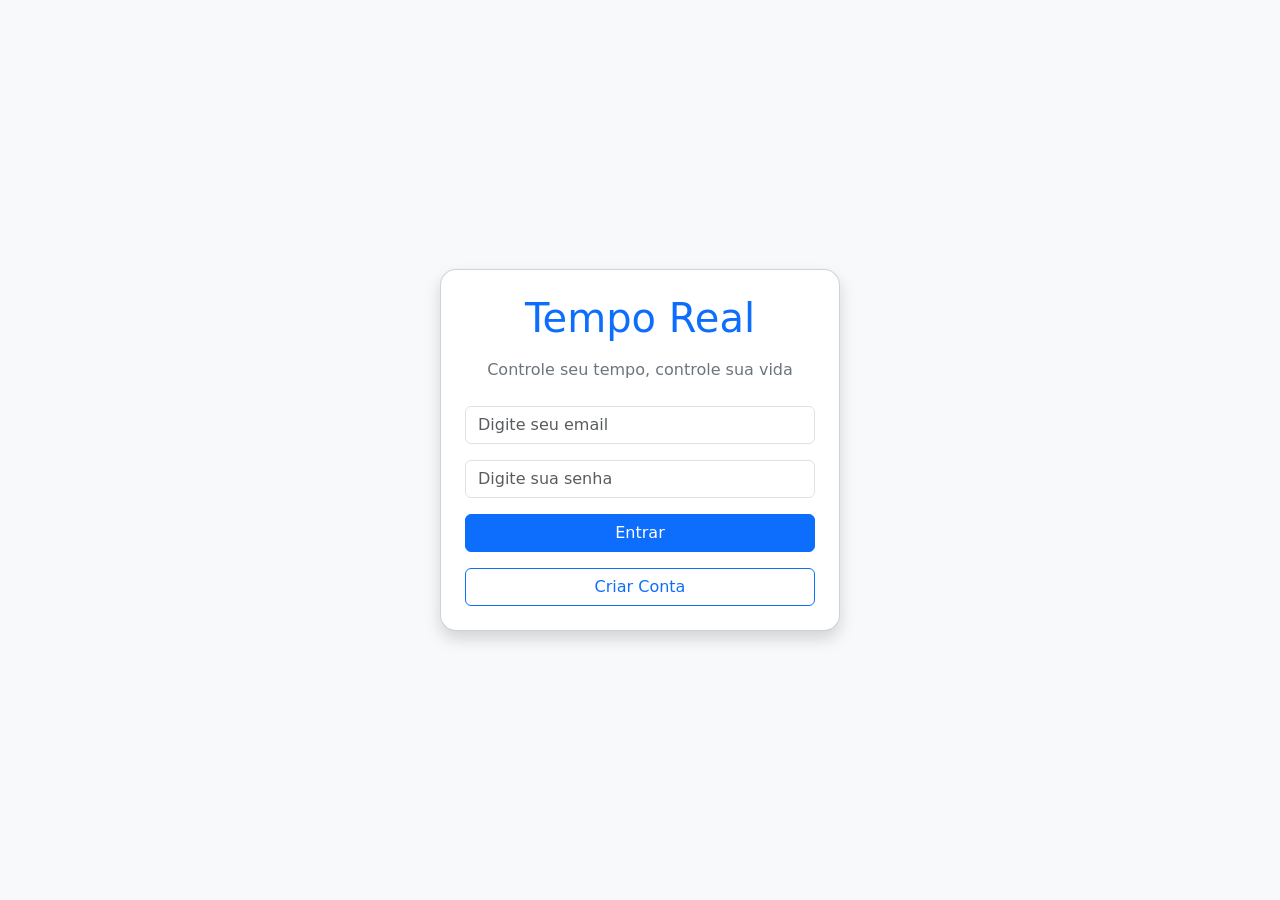
<file: codigo/index.html>
<!DOCTYPE html>
<html lang="pt-br">
<head>
  <meta charset="UTF-8">
  <title>Login - Tempo Real</title>
  <link href="https://cdn.jsdelivr.net/npm/bootstrap@5.3.7/dist/css/bootstrap.min.css" rel="stylesheet">
</head>
<body class="bg-light">

  <div class="container vh-100 d-flex justify-content-center align-items-center">
    <div class="card shadow p-4 rounded-4" style="width: 400px;">

      <h1 class="text-center text-primary mb-3">Tempo Real</h1>
      <p class="text-center text-secondary mb-4">Controle seu tempo, controle sua vida</p>

      <div id="erroLogin" class="alert alert-danger d-none"></div>

      <input type="email" id="emailLogin" class="form-control mb-3" placeholder="Digite seu email">
      <input type="password" id="senhaLogin" class="form-control mb-3" placeholder="Digite sua senha">

      <button class="btn btn-primary w-100 mb-3" onclick="login()">Entrar</button>
      <a href="cadastro.html">
        <button class="btn btn-outline-primary w-100">Criar Conta</button>
      </a>

    </div>
  </div>

  <script src="js/script.js"></script>
</body>
</html>
</file>
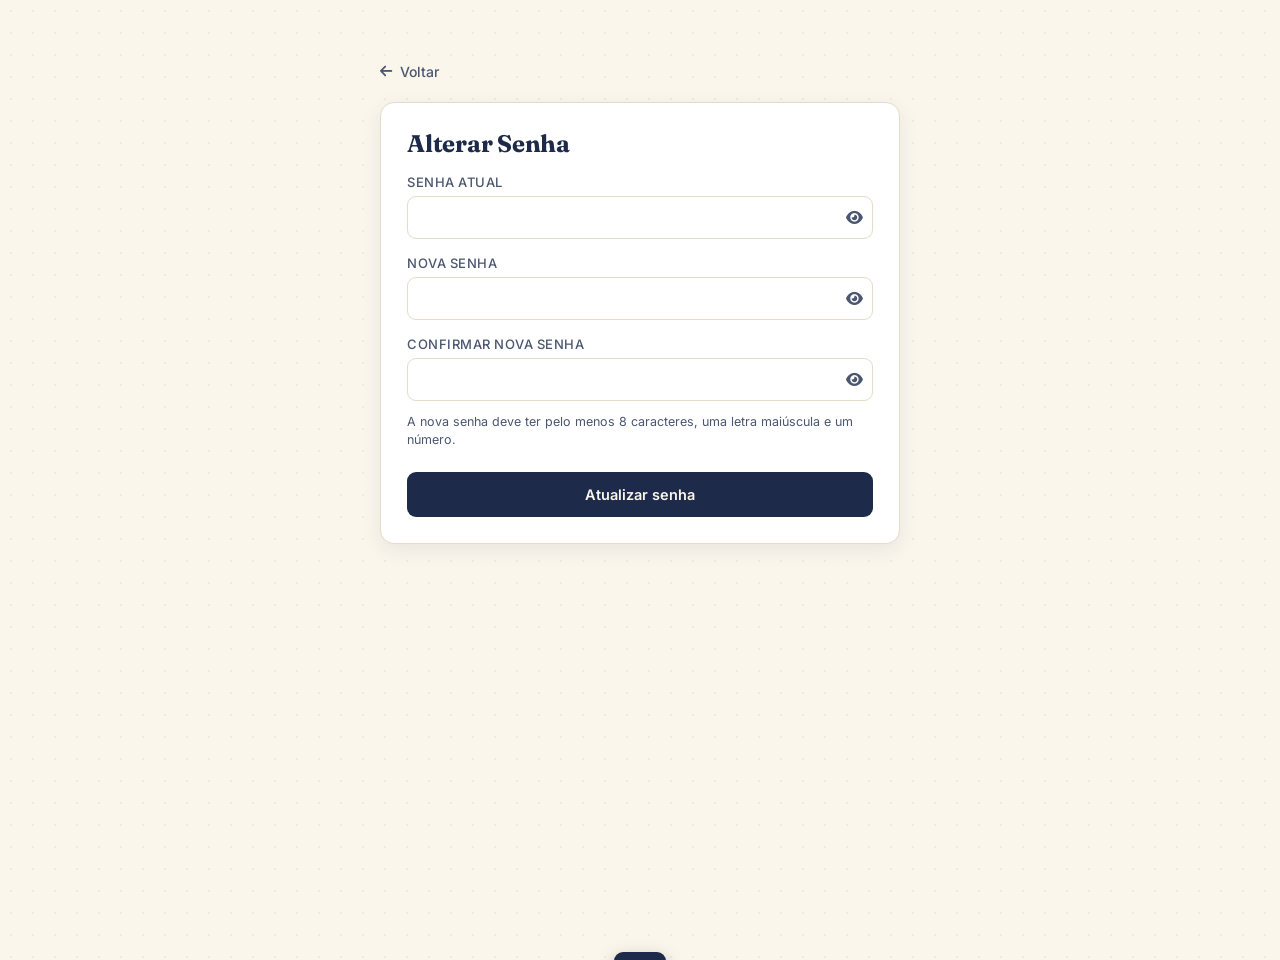
<file: alterarsenha.html>
<!DOCTYPE html>
<html lang="pt-BR">
<head>
    <meta charset="UTF-8">
    <meta name="viewport" content="width=device-width, initial-scale=1.0">
    <title>Alterar Senha</title>
    <link rel="stylesheet" href="style.css">
    <link rel="preconnect" href="https://fonts.googleapis.com">
    <link href="https://fonts.googleapis.com/css2?family=Fraunces:opsz,wght@9..144,500;9..144,600;9..144,700&family=Inter:wght@400;500;600;700&family=JetBrains+Mono:wght@400;500&display=swap" rel="stylesheet">
    <link rel="stylesheet"
          href="https://cdnjs.cloudflare.com/ajax/libs/font-awesome/6.5.2/css/all.min.css">
</head>
<body>

<div class="pagina-simples">
    <a href="perfil.html" class="voltar">
        <i class="fa-solid fa-arrow-left"></i> Voltar
    </a>

    <div class="card">
        <h2>Alterar Senha</h2>

        <form id="formSenha" novalidate>
            <label for="senhaAtual">Senha atual</label>
            <div class="campo-senha">
                <input type="password" id="senhaAtual" required>
                <button type="button" class="olho" data-alvo="senhaAtual">
                    <i class="fa-solid fa-eye"></i>
                </button>
            </div>

            <label for="novaSenha">Nova senha</label>
            <div class="campo-senha">
                <input type="password" id="novaSenha" required>
                <button type="button" class="olho" data-alvo="novaSenha">
                    <i class="fa-solid fa-eye"></i>
                </button>
            </div>

            <label for="confirmarSenha">Confirmar nova senha</label>
            <div class="campo-senha">
                <input type="password" id="confirmarSenha" required>
                <button type="button" class="olho" data-alvo="confirmarSenha">
                    <i class="fa-solid fa-eye"></i>
                </button>
            </div>

            <p class="dica">
                A nova senha deve ter pelo menos 8 caracteres, uma letra maiúscula e um número.
            </p>

            <button type="submit" id="atualizarSenha" class="btn-principal">
                Atualizar senha
            </button>
        </form>
    </div>
</div>

<div id="toast" class="toast"></div>

<script src="senha.js"></script>

</body>
</html>
</file>
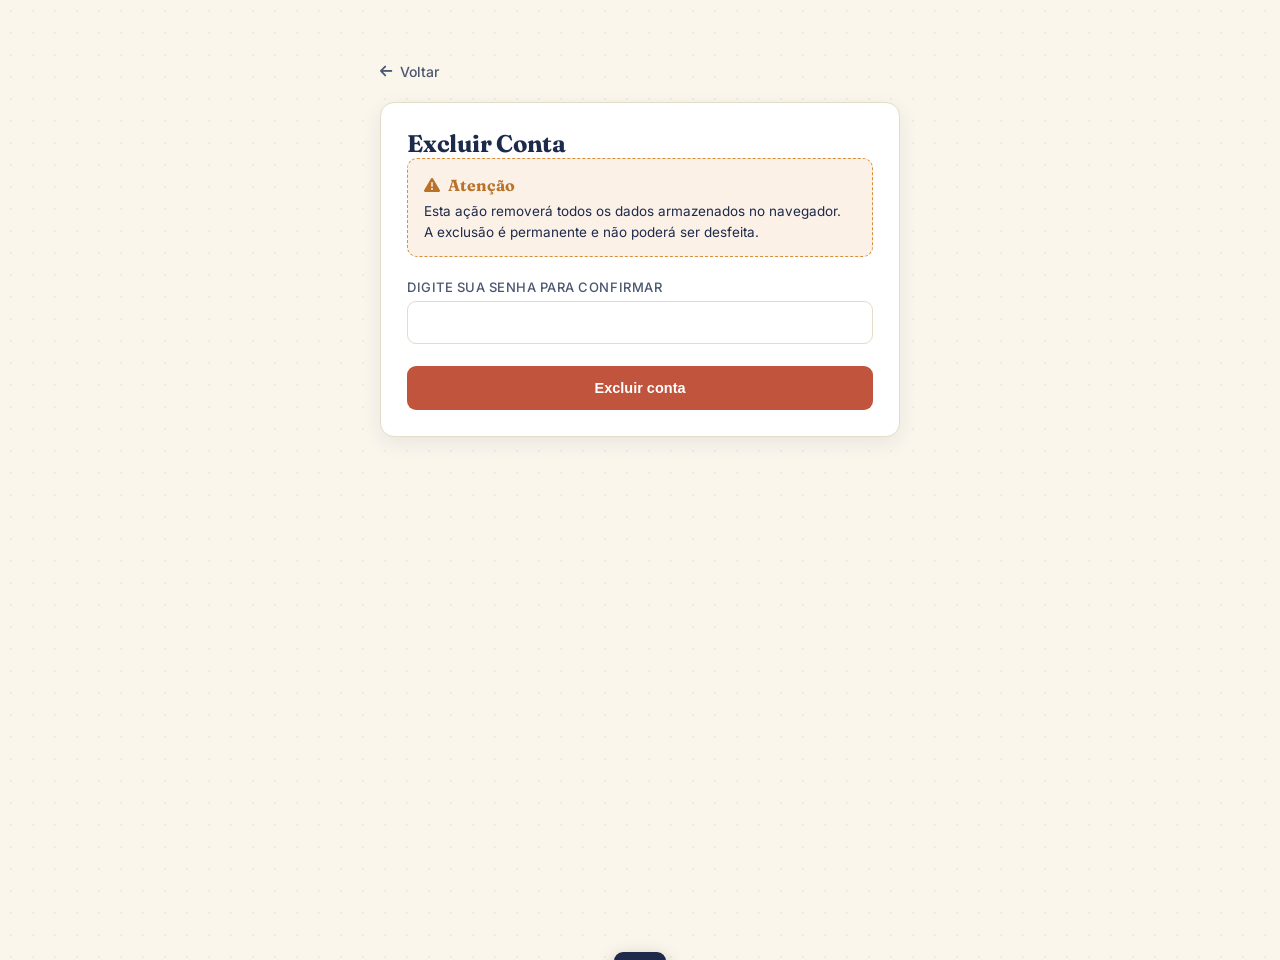
<file: excluirconta.html>
<!DOCTYPE html>
<html lang="pt-BR">
<head>
     <meta charset="UTF-8">
     <meta name="viewport" content="width=device-width, initial-scale=1.0">
     <title>Excluir Conta</title>
     <link rel="stylesheet" href="style.css">
    <link rel="preconnect" href="https://fonts.googleapis.com">
    <link href="https://fonts.googleapis.com/css2?family=Fraunces:opsz,wght@9..144,500;9..144,600;9..144,700&family=Inter:wght@400;500;600;700&family=JetBrains+Mono:wght@400;500&display=swap" rel="stylesheet">
     <link rel="stylesheet"
           href="https://cdnjs.cloudflare.com/ajax/libs/font-awesome/6.5.2/css/all.min.css">
</head>
<body>

<div class="pagina-simples">
    <a href="perfil.html" class="voltar">
        <i class="fa-solid fa-arrow-left"></i> Voltar
    </a>

    <div class="card">
        <h2>Excluir Conta</h2>

        <div class="aviso">
            <strong><i class="fa-solid fa-triangle-exclamation"></i> Atenção</strong>
            <p>Esta ação removerá todos os dados armazenados no navegador.</p>
            <p>A exclusão é permanente e não poderá ser desfeita.</p>
        </div>

        <form id="formExcluir" novalidate>
            <label for="senhaExcluir">Digite sua senha para confirmar</label>
            <input type="password" id="senhaExcluir" required>

            <button type="submit" id="btnExcluir" class="btn-danger">
                Excluir conta
            </button>
        </form>
    </div>
</div>

<div id="toast" class="toast"></div>

<script src="excluir.js"></script>

</body>
</html>
</file>
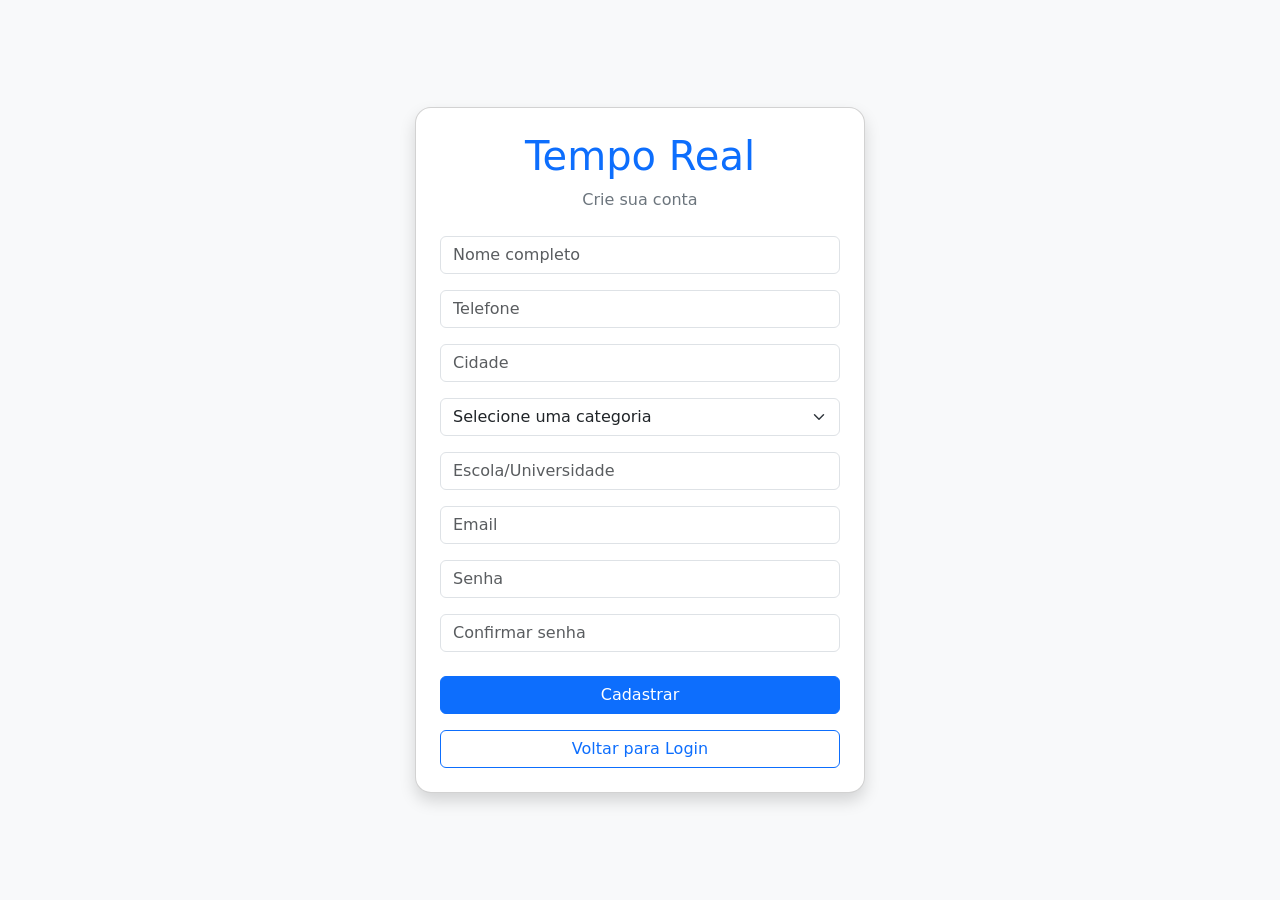
<file: codigo/cadastro.html>
<!DOCTYPE html>
<html lang="pt-br">

<head>

    <meta charset="UTF-8">

    <title>Cadastro - Tempo Real</title>

    <link
    href="https://cdn.jsdelivr.net/npm/bootstrap@5.3.7/dist/css/bootstrap.min.css"
    rel="stylesheet">

</head>

<body class="bg-light">

    <div class="container vh-100 d-flex justify-content-center align-items-center">

        <div class="card shadow p-4 rounded-4" style="width: 450px;">

            <h1 class="text-center text-primary mb-2">
                Tempo Real
            </h1>

            <p class="text-center text-secondary mb-4">
                Crie sua conta
            </p>

            <input
                type="text"
                id="nome"
                class="form-control mb-3"
                placeholder="Nome completo"
            >

            <input
                type="text"
                id="telefone"
                class="form-control mb-3"
                placeholder="Telefone"
            >

            <input
                type="text"
                id="cidade"
                class="form-control mb-3"
                placeholder="Cidade"
            >

            <select
                id="categoria"
                class="form-select mb-3"
            >
                <option value="">
                    Selecione uma categoria
                </option>

                <option value="Professor">
                    Professor
                </option>

                <option value="Aluno">
                    Aluno
                </option>

            </select>

            <input
                type="text"
                id="escola"
                class="form-control mb-3"
                placeholder="Escola/Universidade"
            >

            <input
                type="email"
                id="email"
                class="form-control mb-3"
                placeholder="Email"
            >

            <input
                type="password"
                id="senha"
                class="form-control mb-3"
                placeholder="Senha"
            >

            <input
                type="password"
                id="confirmarSenha"
                class="form-control mb-4"
                placeholder="Confirmar senha"
            >

            <button
                class="btn btn-primary w-100 mb-3"
                onclick="cadastrar()"
            >
                Cadastrar
            </button>

            <a href="index.html">
                <button class="btn btn-outline-primary w-100">
                    Voltar para Login
                </button>
            </a>

        </div>

    </div>

    <script src="js/script.js"></script>

</body>

</html>
</file>
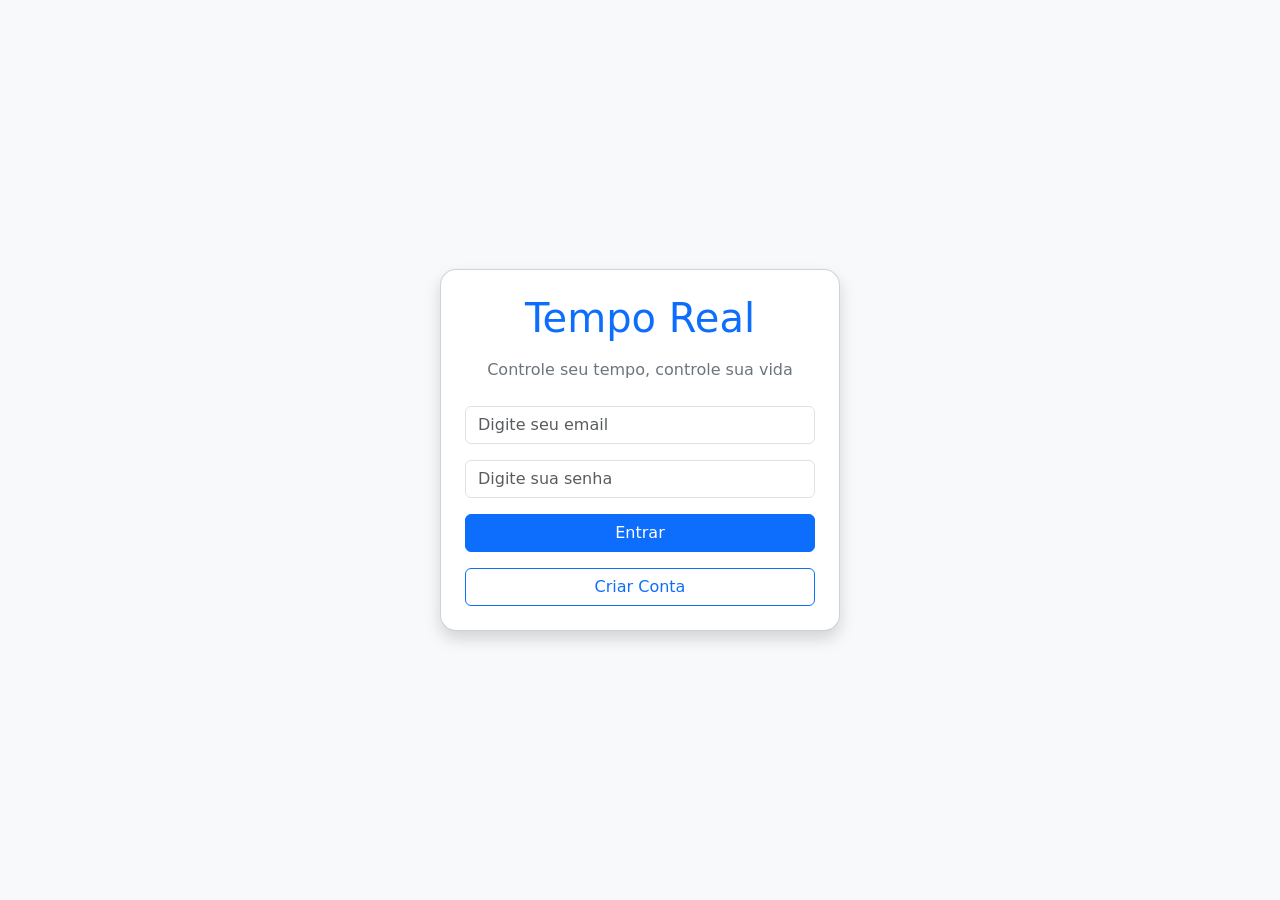
<file: codigo/cronometro.html>
<!DOCTYPE html>
<html lang="pt-BR">
<head>
    <meta charset="UTF-8">
    <meta name="viewport" content="width=device-width, initial-scale=1.0">
    <title>Cronômetro - Tempo Real</title>
    <link href="https://cdn.jsdelivr.net/npm/bootstrap@5.3.7/dist/css/bootstrap.min.css" rel="stylesheet">
    <link rel="stylesheet" href="https://cdn.jsdelivr.net/npm/bootstrap-icons@1.11.3/font/bootstrap-icons.min.css">
    <link rel="stylesheet" href="css/cronometro.css">
</head>
<body class="bg-light text-dark">

<div class="d-flex">

   
    <div class="bg-white border-end shadow-sm p-4" style="width: 250px; min-height: 100vh; flex-shrink: 0;">
        <h2 class="text-primary mb-5">
            <i class="bi bi-phone"></i>
            Tempo Real
        </h2>

        <ul class="nav flex-column">

            <li class="nav-item mb-3">
                <a href="home.html" class="nav-link text-dark">
                    <i class="bi bi-house"></i>
                    Início
                </a>
            </li>

            <li class="nav-item mb-3">
                <a href="monitoramento.html" class="nav-link text-dark">
                    <i class="bi bi-bar-chart"></i>
                    Monitoramento
                </a>
            </li>

            <li class="nav-item mb-3">
                <a href="tarefas.html" class="nav-link text-dark">
                    <i class="bi bi-check-square"></i>
                    Tarefas
                </a>
            </li>

            <li class="nav-item mb-3">
                <a href="cronometro.html" class="nav-link active bg-primary text-white rounded">
                    <i class="bi bi-stopwatch"></i>
                    Cronômetro
                </a>
            </li>
            <li class="nav-item mb-3">
                <a href="alertas.html" class="nav-link text-dark">
                    <i class="bi bi-bell"></i>
                    Alertas
                </a>
            </li>

        <li class="nav-item mb-3">
                <a href="perfil.html" class="nav-link text-dark">
                    <i class="bi bi-person-circle"></i>
                    Perfil
                </a>
            </li>

        </ul>

        <div class="mt-4">
            <hr class="border-secondary">
            <button class="btn btn-outline-danger w-100" onclick="logout()">
                <i class="bi bi-box-arrow-right"></i>
                Sair
            </button>
        </div>

    </div>

    <div class="flex-grow-1 p-4 d-flex flex-column align-items-center">

        <div class="modes mb-4">
            <button id="cronometroMode" class="btn btn-secondary me-2">Cronômetro</button>
            <button id="pomodoroMode" class="btn btn-secondary">Pomodoro</button>
        </div>

        <div class="container-timer">

            <h1>Tempo Real</h1>
            <h2 id="status">Modo: Cronômetro</h2>

            <div id="cronometro">00:00:00</div>

            <div class="buttons mt-3">
                <button id="start" class="btn btn-success me-2">Iniciar</button>
                <button id="pause" class="btn btn-warning me-2">Pausar</button>
                <button id="reset" class="btn btn-danger">Resetar</button>
            </div>

        </div>

        <div class="historico mt-4 w-100" style="max-width: 500px;">
            <h2>Histórico</h2>
            <ul id="listaHistorico" class="list-unstyled"></ul>
        </div>

    </div>

</div>

<script src="js/cronometro.js"></script>
<script src="js/script.js"></script>
</body>
</html>
</file>
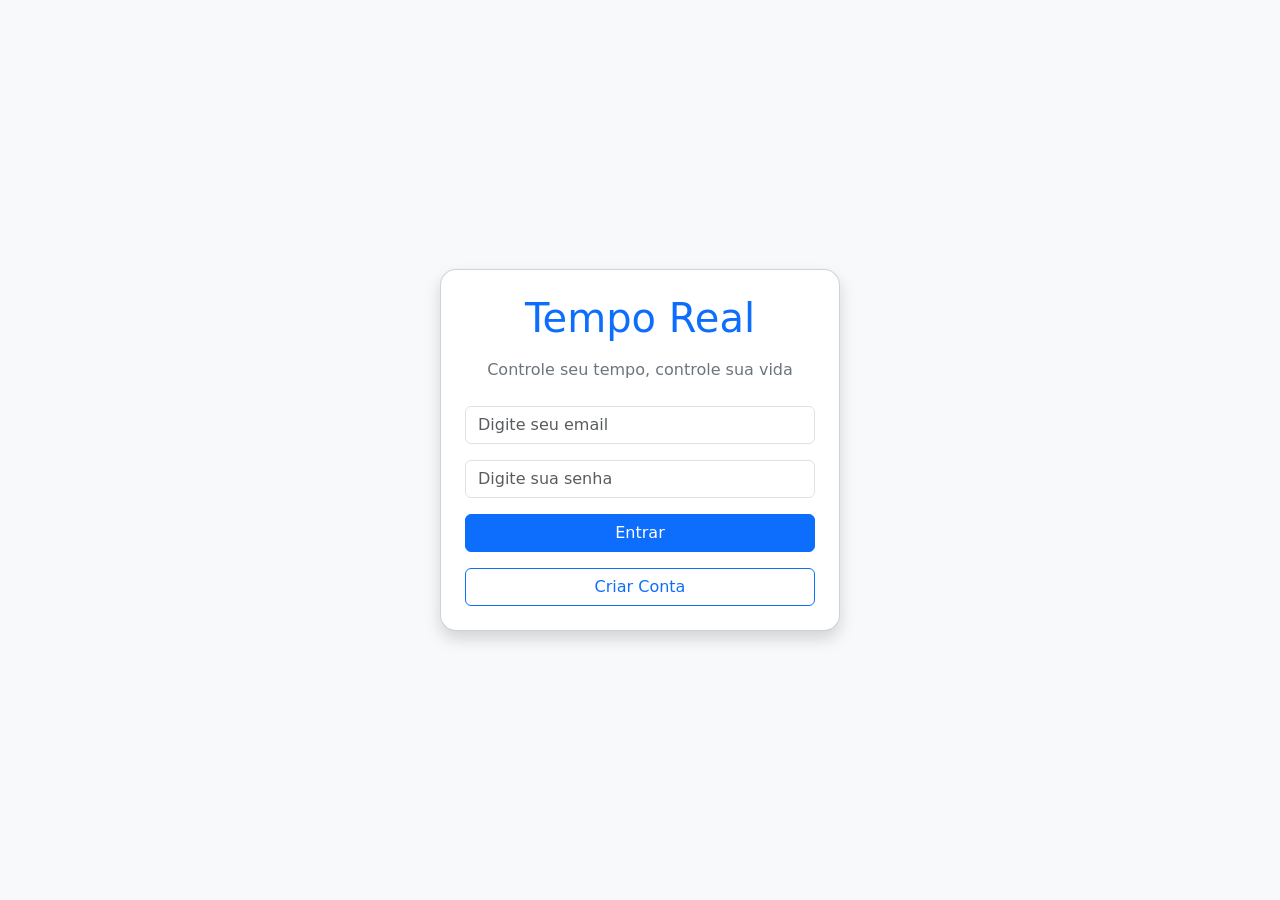
<file: codigo/home.html>
<!DOCTYPE html>
<html lang="pt-br">
<head>
  <meta charset="UTF-8">
  <title>Tempo Real - Início</title>
  <link href="https://cdn.jsdelivr.net/npm/bootstrap@5.3.7/dist/css/bootstrap.min.css" rel="stylesheet">
  <link rel="stylesheet" href="https://cdn.jsdelivr.net/npm/bootstrap-icons@1.11.3/font/bootstrap-icons.min.css">
  <style>
    body { background: #f0f2f5; }
    .sidebar { width: 250px; min-height: 100vh; flex-shrink: 0; background: #fff; border-right: 1px solid #dee2e6; }
    .stat-card { border: none; border-radius: 16px; padding: 1.5rem; }
    .stat-card h1 { font-size: 2.2rem; font-weight: 700; margin: .25rem 0; }
    .tarefa-item { background: #fff; border-radius: 10px; padding: .9rem 1rem; border-left: 4px solid #0d6efd; margin-bottom: .6rem; }
    .tarefa-item.prova { border-color: #dc3545; }
    .sessao-item { font-size: .85rem; padding: .4rem 0; border-bottom: 1px solid #f0f0f0; }
    .noticia-card { border-radius: 10px; border: none; transition: box-shadow .2s; }
    .noticia-card:hover { box-shadow: 0 4px 16px rgba(0,0,0,.1); }
  </style>
</head>
<body>

<div class="d-flex">

  <div class="sidebar shadow-sm p-4">
    <h2 class="text-primary mb-5"><i class="bi bi-phone"></i> Tempo Real</h2>
    <ul class="nav flex-column">
      <li class="nav-item mb-3">
        <a href="home.html" class="nav-link active bg-primary text-white rounded">
          <i class="bi bi-house"></i> Início
        </a>
      </li>
      <li class="nav-item mb-3">
        <a href="monitoramento.html" class="nav-link text-dark">
          <i class="bi bi-bar-chart"></i> Monitoramento
        </a>
      </li>
      <li class="nav-item mb-3">
        <a href="tarefas.html" class="nav-link text-dark">
          <i class="bi bi-check-square"></i> Tarefas
        </a>
      </li>
      <li class="nav-item mb-3">
        <a href="cronometro.html" class="nav-link text-dark">
          <i class="bi bi-stopwatch"></i> Cronômetro
        </a>
      </li>
      <li class="nav-item mb-3">
        <a href="alertas.html" class="nav-link text-dark">
          <i class="bi bi-bell"></i> Alertas
        </a>
      </li>
      <li class="nav-item mb-3">
        <a href="perfil.html" class="nav-link text-dark">
          <i class="bi bi-person-circle"></i> Perfil
        </a>
      </li>
    </ul>
    <div class="mt-4">
      <hr>
      <button class="btn btn-outline-danger w-100" onclick="logout()">
        <i class="bi bi-box-arrow-right"></i> Sair
      </button>
    </div>
  </div>

  <div class="flex-grow-1 p-4">

    <div class="d-flex justify-content-between align-items-center mb-4">
      <div>
        <h2 id="mensagem" class="mb-0"></h2>
        <p class="text-secondary mb-0">Controle seu tempo e acompanhe seu desempenho.</p>
      </div>
      <a href="perfil.html" class="card border-0 shadow-sm p-3 text-decoration-none text-dark">
        <div class="d-flex align-items-center gap-3">
          <div class="rounded-circle bg-primary text-white d-flex align-items-center justify-content-center fw-bold"
               id="avatarLetra" style="width:48px;height:48px;font-size:1.4rem">?</div>
          <div>
            <strong id="nomeUsuario"></strong>
            <p class="text-secondary m-0 small" id="tipoUsuario"></p>
          </div>
        </div>
      </a>
    </div>

    <div class="row g-4 mb-4">
      <div class="col-md-3">
        <div class="card stat-card shadow-sm">
          <h5 class="text-primary mb-1"><i class="bi bi-check2-square"></i> Tarefas</h5>
          <h1 id="statTarefas">—</h1>
          <small id="statTarefasLabel" class="text-muted">carregando...</small>
        </div>
      </div>
      <div class="col-md-3">
        <div class="card stat-card shadow-sm">
          <h5 class="text-success mb-1"><i class="bi bi-clock"></i> Horas Estudadas</h5>
          <h1 id="statHoras">—</h1>
          <small class="text-muted">em atividades registradas</small>
        </div>
      </div>
      <div class="col-md-3">
        <div class="card stat-card shadow-sm">
          <h5 class="text-warning mb-1"><i class="bi bi-bell"></i> Alertas</h5>
          <h1 id="statAlertas">—</h1>
          <small id="statAlertasLabel" class="text-muted">carregando...</small>
        </div>
      </div>
      <div class="col-md-3">
        <div class="card stat-card shadow-sm text-center">
          <h5 class="text-primary mb-2"><i class="bi bi-stopwatch"></i> Cronômetro</h5>
          <p class="small text-muted mb-2">Última sessão:<br><span id="ultimaSessao">—</span></p>
          <a href="cronometro.html" class="btn btn-primary btn-sm">Abrir</a>
        </div>
      </div>
    </div>

    <div class="row g-4 mb-4">
      <div class="col-md-7">
        <div class="card border-0 shadow-sm rounded-4 p-4 h-100">
          <div class="d-flex justify-content-between align-items-center mb-3">
            <h5 class="mb-0"><i class="bi bi-list-task"></i> Próximas Tarefas</h5>
            <a href="tarefas.html" class="btn btn-outline-primary btn-sm">Ver todas</a>
          </div>
          <div id="listaTarefasHome"><p class="text-secondary small">Carregando...</p></div>
        </div>
      </div>
      <div class="col-md-5">
        <div class="card border-0 shadow-sm rounded-4 p-4 h-100">
          <div class="d-flex justify-content-between align-items-center mb-3">
            <h5 class="mb-0"><i class="bi bi-bell"></i> Alertas</h5>
            <a href="alertas.html" class="btn btn-outline-warning btn-sm">Ver todos</a>
          </div>
          <div id="listaAlertas"><p class="text-secondary small">Carregando...</p></div>
        </div>
      </div>
    </div>


    <div class="row g-4">
      <div class="col-md-4">
        <div class="card border-0 shadow-sm rounded-4 p-4 h-100">
          <div class="d-flex justify-content-between align-items-center mb-3">
            <h5 class="mb-0"><i class="bi bi-activity"></i> Atividades</h5>
            <a href="monitoramento.html" class="btn btn-outline-success btn-sm">Ver todas</a>
          </div>
          <div id="listaAtividadesHome"><p class="text-secondary small">Carregando...</p></div>
        </div>
      </div>
      <div class="col-md-8">
        <div class="card border-0 shadow-sm rounded-4 p-4 h-100">
          <h5 class="mb-3"><i class="bi bi-newspaper"></i> Notícias</h5>
          <div id="listaNoticias"><p class="text-secondary small">Carregando...</p></div>
        </div>
      </div>
    </div>

  </div>
</div>

<script src="js/script.js"></script>
<script>
const API = "http://localhost:3000";
let _homeInterval = null;

async function carregarHome() {
  let tarefas = [], atividades = [], alertas = [], sessoes = [], noticias = [];

  try {
    [tarefas, atividades, alertas, sessoes, noticias] = await Promise.all([
      fetch(`${API}/tarefas`).then(r => r.ok ? r.json() : []).catch(() => []),
      fetch(`${API}/atividades`).then(r => r.ok ? r.json() : []).catch(() => []),
      fetch(`${API}/alertas`).then(r => r.ok ? r.json() : []).catch(() => []),
      fetch(`${API}/sessoes`).then(r => r.ok ? r.json() : []).catch(() => []),
      fetch(`${API}/noticias`).then(r => r.ok ? r.json() : []).catch(() => [])
    ]);
  } catch (e) {
    console.warn("Erro ao carregar dados da home:", e);
    return;
  }

  // ── avatar e usuário ──
  const user = JSON.parse(sessionStorage.getItem("usuarioLogado"));
  if (user) {
    const elAvatar = document.getElementById("avatarLetra");
    if (elAvatar) elAvatar.textContent = user.nome?.charAt(0).toUpperCase() || "?";
  }

  // Card das Tarefas 
  const hoje = new Date();
  hoje.setHours(0,0,0,0);
  const tarefasPendentes = tarefas.filter(t => {
    if (!t.data) return true;
    return new Date(t.data + "T23:59:59") >= hoje;
  });

  const elStatTarefas = document.getElementById("statTarefas");
  const elStatTarefasLabel = document.getElementById("statTarefasLabel");
  if (elStatTarefas) {
    elStatTarefas.textContent = tarefasPendentes.length;
    animarNumero(elStatTarefas);
  }
  if (elStatTarefasLabel) {
    const vencidas = tarefas.filter(t => t.data && new Date(t.data + "T23:59:59") < hoje).length;
    if (vencidas > 0) {
      elStatTarefasLabel.innerHTML = `<span class="text-danger">${vencidas} vencida${vencidas > 1 ? 's' : ''}</span> · ${tarefas.length} total`;
    } else {
      elStatTarefasLabel.textContent = tarefasPendentes.length === 1 ? "tarefa pendente" : "tarefas pendentes";
    }
  }

  // Card dasHoras Estudadas 
  const totalHoras = atividades.reduce((s, a) => s + Number(a.horas || 0), 0);
  const horasSessoesTotal = sessoes.reduce((s, sess) => s + tempoParaHoras(sess.tempo), 0);
  const horasTotais = totalHoras + horasSessoesTotal;

  const elStatHoras = document.getElementById("statHoras");
  if (elStatHoras) {
    elStatHoras.textContent = horasTotais.toFixed(1) + "h";
    animarNumero(elStatHoras);
  }

  // Card dos Alertas ─
  const alertasAlto = alertas.filter(a => a.nivel === "alto").length;
  const alertasMedio = alertas.filter(a => a.nivel === "medio").length;
  const elStatAlertas = document.getElementById("statAlertas");
  const elStatAlertasLabel = document.getElementById("statAlertasLabel");
  if (elStatAlertas) {
    elStatAlertas.textContent = alertas.length;
    animarNumero(elStatAlertas);
  }
  if (elStatAlertasLabel) {
    if (alertasAlto > 0) {
      elStatAlertasLabel.innerHTML = `<span class="text-danger fw-bold">${alertasAlto} de nível alto</span>`;
    } else if (alertasMedio > 0) {
      elStatAlertasLabel.innerHTML = `<span class="text-warning">${alertasMedio} de nível médio</span>`;
    } else {
      elStatAlertasLabel.textContent = alertas.length === 0 ? "tudo certo!" : "todos de nível baixo";
    }
  }

  // Card do cronômetro ──
  const ultimaSessao = sessoes.length > 0 ? sessoes[sessoes.length - 1] : null;
  const elUltimaSessao = document.getElementById("ultimaSessao");
  if (elUltimaSessao) {
    if (ultimaSessao) {
      elUltimaSessao.innerHTML = `<strong>${ultimaSessao.tempo}</strong> (${ultimaSessao.modo})`;
    } else {
      elUltimaSessao.textContent = "nenhuma";
    }
  }

  // ── proximas Tarefas ──
  const elTarefas = document.getElementById("listaTarefasHome");
  if (elTarefas) {
    if (tarefas.length === 0) {
      elTarefas.innerHTML = `
        <div class="text-center py-3">
          <i class="bi bi-clipboard-check text-secondary" style="font-size:2rem"></i>
          <p class="text-secondary small mt-2 mb-0">Nenhuma tarefa cadastrada. <a href="tarefas.html" class="text-primary">Adicionar</a></p>
        </div>`;
    } else {
      const proximas = [...tarefas].sort((a, b) => new Date(a.data) - new Date(b.data)).slice(0, 5);
      elTarefas.innerHTML = proximas.map(t => {
        const dataTarefa = new Date(t.data + "T23:59:59");
        const vencida = dataTarefa < hoje;
        const hojeCheck = t.data === hoje.toISOString().split("T")[0];
        let badgeClasse = t.tipo === 'prova' ? 'bg-danger' : 'bg-primary';
        let extraClasse = '';
        let alertaTexto = '';
        if (vencida) {
          extraClasse = ' opacity-75';
          alertaTexto = '<span class="badge bg-danger ms-1" style="font-size:.65rem">VENCIDA</span>';
        } else if (hojeCheck) {
          alertaTexto = '<span class="badge bg-warning text-dark ms-1" style="font-size:.65rem">HOJE</span>';
        }
        return `
          <div class="tarefa-item ${t.tipo === 'prova' ? 'prova' : ''}${extraClasse}">
            <div class="d-flex justify-content-between align-items-start">
              <div>
                <strong>${t.titulo}</strong>${alertaTexto}
                <p class="mb-0 text-secondary small">${t.descricao || ""}</p>
              </div>
              <div class="text-end ms-3">
                <span class="badge ${badgeClasse}">${t.tipo || 'geral'}</span>
                <p class="mb-0 text-muted small mt-1">${formatarData(t.data)}</p>
              </div>
            </div>
          </div>`;
      }).join("");
    }
  }

  // alertas
  const CORES = { alto: "danger", medio: "warning", baixo: "success" };
  const ICONES = { produtividade: "bi-graph-up", faltas: "bi-calendar-x", tarefas: "bi-check2-square", redesSociais: "bi-phone" };
  const LABELS = { produtividade: "Produtividade", faltas: "Faltas", tarefas: "Tarefas", redesSociais: "Redes Sociais" };
  const elAlertas = document.getElementById("listaAlertas");
  if (elAlertas) {
    if (alertas.length === 0) {
      elAlertas.innerHTML = `
        <div class="text-center py-3">
          <i class="bi bi-check-circle text-success" style="font-size:2rem"></i>
          <p class="text-secondary small mt-2 mb-0">Nenhum alerta. Tudo certo!</p>
        </div>`;
    } else {
      elAlertas.innerHTML = alertas.slice(-5).reverse().map(a => `
        <div class="mb-2 p-2 rounded border-start border-4 border-${CORES[a.nivel] || 'secondary'} bg-white shadow-sm" style="transition: transform .2s; cursor:default" onmouseover="this.style.transform='translateX(4px)'" onmouseout="this.style.transform='none'">
          <div class="d-flex justify-content-between">
            <strong style="font-size:.85rem"><i class="bi ${ICONES[a.tipo] || 'bi-bell'} me-1"></i>${a.titulo}</strong>
            <span class="badge bg-${CORES[a.nivel] || 'secondary'}">${a.nivel}</span>
          </div>
          <p class="mb-0 text-secondary" style="font-size:.78rem">${a.mensagem}</p>
          <small class="text-muted">${a.aluno} · ${LABELS[a.tipo] || a.tipo}</small>
        </div>`).join("");
    }
  }

  // recente
  const elAtiv = document.getElementById("listaAtividadesHome");
  if (elAtiv) {
    if (atividades.length === 0) {
      elAtiv.innerHTML = `
        <div class="text-center py-3">
          <i class="bi bi-activity text-secondary" style="font-size:2rem"></i>
          <p class="text-secondary small mt-2 mb-0">Nenhuma atividade. <a href="monitoramento.html" class="text-primary">Adicionar</a></p>
        </div>`;
    } else {
      const CATS_ICON = { "Estudo": "bi-book", "Trabalho": "bi-briefcase", "Leitura": "bi-journal-text" };
      const CATS_COR = { "Estudo": "text-primary", "Trabalho": "text-success", "Leitura": "text-warning" };
      elAtiv.innerHTML = atividades.slice(-6).reverse().map(a => `
        <div class="sessao-item d-flex justify-content-between align-items-center" style="transition: background .2s; cursor:default; padding: .5rem .2rem; border-radius:6px" onmouseover="this.style.background='#f0f4ff'" onmouseout="this.style.background='transparent'">
          <span>
            <i class="bi ${CATS_ICON[a.categoria] || 'bi-star'} ${CATS_COR[a.categoria] || 'text-secondary'} me-1"></i>
            ${a.titulo}
            <small class="text-muted ms-1">${a.categoria || ''}</small>
          </span>
          <span class="badge bg-light text-dark">${a.horas}h</span>
        </div>`).join("");
    }
  }

  // noticias
  const elNoticias = document.getElementById("listaNoticias");
  if (elNoticias) {
    if (noticias.length === 0) {
      elNoticias.innerHTML = `<p class="text-secondary small">Nenhuma notícia disponível.</p>`;
    } else {
      elNoticias.innerHTML = noticias.map(n => `
        <a href="${n.link}" target="_blank" class="text-decoration-none">
          <div class="noticia-card card p-3 mb-2 shadow-sm" style="transition: transform .2s, box-shadow .2s" onmouseover="this.style.transform='translateY(-2px)';this.style.boxShadow='0 6px 20px rgba(0,0,0,.12)'" onmouseout="this.style.transform='none';this.style.boxShadow=''">
            <p class="mb-1 fw-semibold text-dark" style="font-size:.88rem">${n.titulo}</p>
            <p class="mb-1 text-secondary" style="font-size:.78rem">${n.descricao}</p>
            <small class="text-muted"><i class="bi bi-globe me-1"></i>${n.nomeSite} · ${n.dataPublicacao}</small>
          </div>
        </a>`).join("");
    }
  }
}

//  uti
function formatarData(dataISO) {
  if (!dataISO) return "—";
  const [ano, mes, dia] = dataISO.split("-");
  return `${dia}/${mes}/${ano}`;
}

function tempoParaHoras(tempoStr) {
  if (!tempoStr) return 0;
  const partes = tempoStr.split(":");
  if (partes.length === 3) return Number(partes[0]) + Number(partes[1]) / 60 + Number(partes[2]) / 3600;
  if (partes.length === 2) return Number(partes[0]) / 60 + Number(partes[1]) / 3600;
  return 0;
}

function animarNumero(el) {
  el.style.transition = "transform .3s ease";
  el.style.transform = "scale(1.15)";
  setTimeout(() => { el.style.transform = "scale(1)"; }, 300);
}

// ── Carrega + auto-refresh a cada 30s ──
carregarHome();
_homeInterval = setInterval(carregarHome, 30000);
</script>

</body>
</html>
</file>
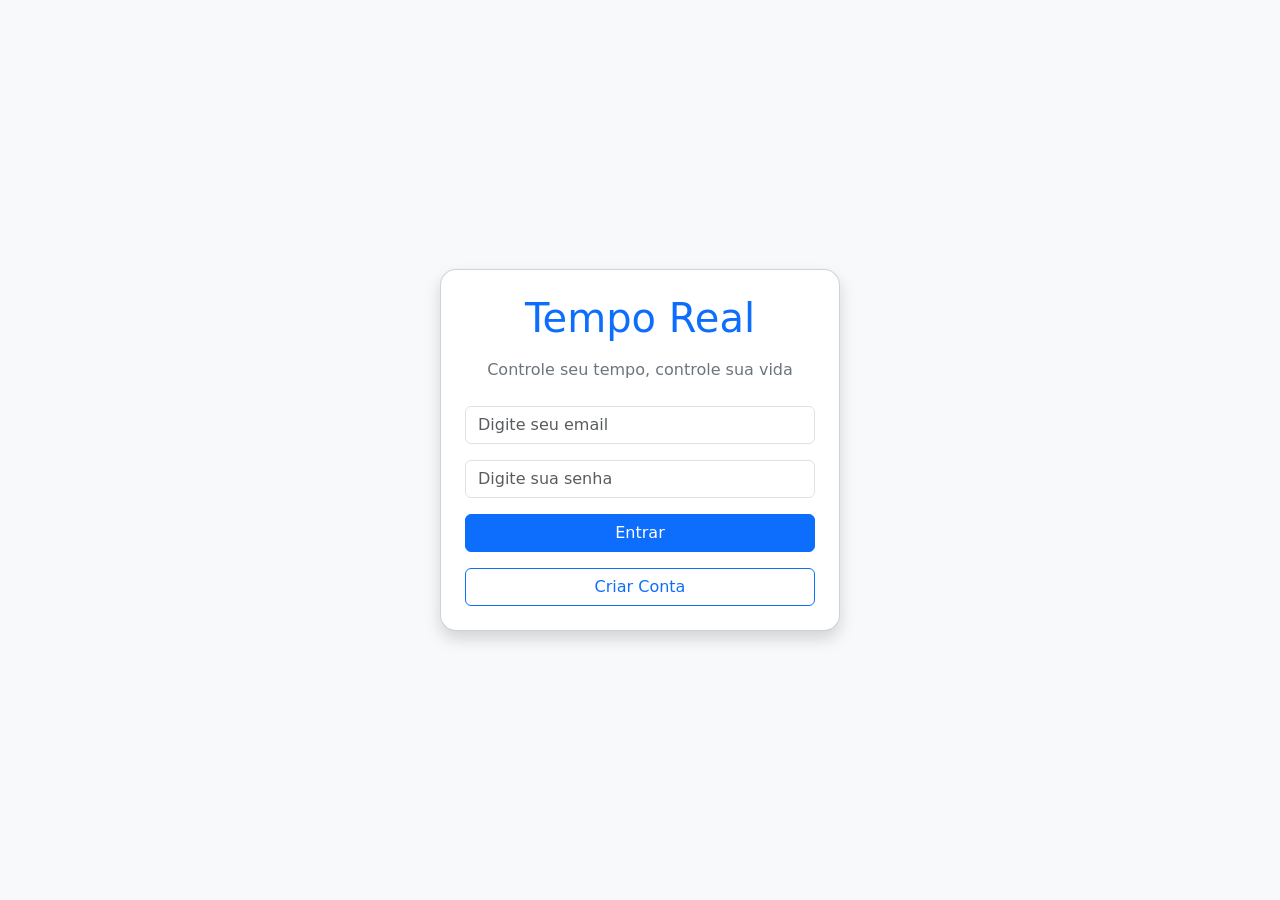
<file: codigo/monitoramento-professor.html>
<!DOCTYPE html>
<html lang="pt-BR">

<head>

<meta charset="UTF-8">
<meta name="viewport" content="width=device-width, initial-scale=1.0">


<title>Monitoramento</title>


<link rel="stylesheet" href="css/professor.css">



<link
href="https://cdn.jsdelivr.net/npm/bootstrap@5.3.3/dist/css/bootstrap.min.css"
rel="stylesheet">



<link
rel="stylesheet"
href="https://cdn.jsdelivr.net/npm/bootstrap-icons@1.11.3/font/bootstrap-icons.min.css">


</head>



<body>



<aside class="sidebar">



<div class="logo">

  <i class="bi bi-phone"></i>

  <span>
    Tempo<br>
    Real
  </span>

</div>




<nav>


<ul>


<li>

<a href="professor.html">

<i class="bi bi-house-fill"></i>

Início

</a>

</li>




<li class="active">

<a href="monitoramento-professor.html">

<i class="bi bi-bar-chart-line"></i>

Monitoramento

</a>

</li>





<li>

<a href="relatorio.html">

<i class="bi bi-megaphone"></i>

Recados

</a>

</li>



</ul>


</nav>






<div class="bottom-menu">


<a href="#" onclick="logout()">

<i class="bi bi-box-arrow-right"></i>

Sair

</a>


</div>



</aside>







<main class="content">





<header>


<h1>
Monitoramento dos Alunos 📊
</h1>


<p>
Acompanhe notas e frequência da turma.
</p>


</header>








<section class="cards">





<div class="card-dashboard">

<h5>
👥 Total de alunos
</h5>


<h2 id="totalAlunos">
0
</h2>


</div>







<div class="card-dashboard">

<h5>
📊 Média da turma
</h5>


<h2 id="mediaTurma">
0
</h2>


</div>







<div class="card-dashboard">

<h5>
📅 Frequência média
</h5>


<h2 id="frequenciaMedia">
0%
</h2>


</div>







<div class="card-dashboard">

<h5>
⚠ Em atenção
</h5>


<h2 id="alunosAtencao">
0
</h2>


</div>





</section>










<section class="grafico-card">



<h4>
Adicionar Novo Aluno
</h4>



<div class="row mt-4">



<div class="col-md-4">

<input

type="text"

id="nomeAluno"

class="form-control"

placeholder="Nome do aluno"

>

</div>





<div class="col-md-2">

<input

type="number"

id="notaAluno"

class="form-control"

placeholder="Nota"

>

</div>





<div class="col-md-2">

<input

type="number"

id="freqAluno"

class="form-control"

placeholder="Frequência"

>

</div>





<div class="col-md-2">


<button

class="btn btn-success"

onclick="adicionarAluno()"

>

➕ Adicionar

</button>


</div>



</div>









<h4 class="mt-5">

Desempenho dos alunos

</h4>






<table class="table table-hover mt-3">


<thead>


<tr>

<th>
Aluno
</th>


<th>
Nota
</th>


<th>
Frequência
</th>


<th>
Status
</th>


<th>
Ação
</th>


</tr>


</thead>



<tbody id="listaAlunos">


</tbody>



</table>





</section>







</main>





<script src="js/monitoramento-professor.js"></script>


</body>


</html>
</file>
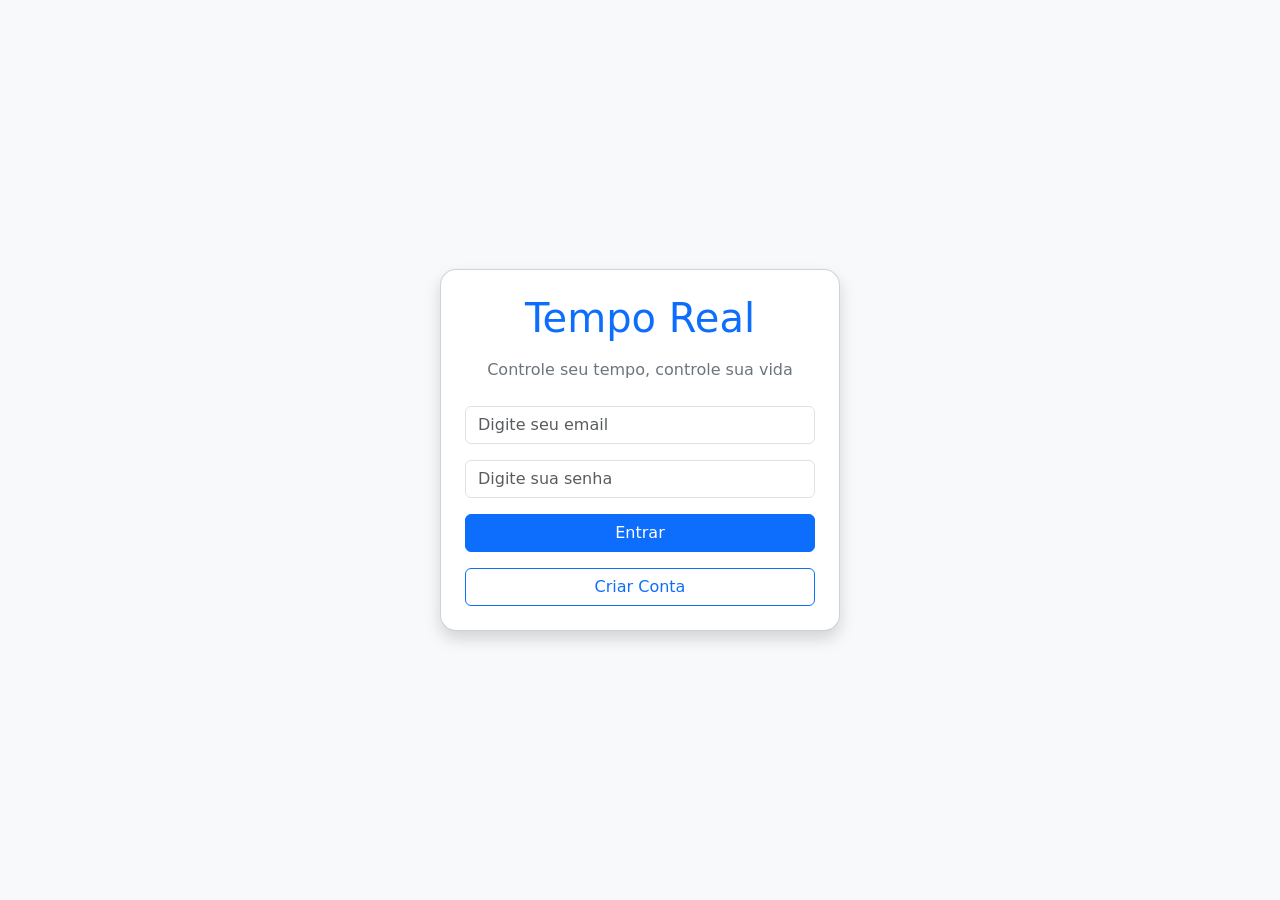
<file: codigo/monitoramento.html>
<!DOCTYPE html>
<html lang="pt-BR">
<head>

    <meta charset="UTF-8">
    <meta name="viewport" content="width=device-width, initial-scale=1.0">

    <title>Monitoramento - Tempo Real</title>
    <link href="https://cdn.jsdelivr.net/npm/bootstrap@5.3.3/dist/css/bootstrap.min.css" rel="stylesheet">
    <link rel="stylesheet" href="https://cdn.jsdelivr.net/npm/bootstrap-icons@1.11.3/font/bootstrap-icons.min.css">
    <link rel="stylesheet" href="css/monitoramento.css">

</head>
<body class="bg-light">

<div class="d-flex">

    <div class="bg-white border-end shadow-sm p-4"
         style="width: 250px; min-height: 100vh; flex-shrink: 0;">

        <h2 class="text-primary mb-5">
            <i class="bi bi-phone"></i>
            Tempo Real
        </h2>

        <ul class="nav flex-column">

            <li class="nav-item mb-3">
                <a href="home.html" class="nav-link text-dark">
                    <i class="bi bi-house"></i>
                    Início
                </a>
            </li>

            <li class="nav-item mb-3">
                <a href="monitoramento.html" class="nav-link active bg-primary text-white rounded">
                    <i class="bi bi-bar-chart"></i>
                    Monitoramento
                </a>
            </li>

            <li class="nav-item mb-3">
                <a href="tarefas.html" class="nav-link text-dark">
                    <i class="bi bi-check-square"></i>
                    Tarefas
                </a>
            </li>

            <li class="nav-item mb-3">
                <a href="cronometro.html" class="nav-link text-dark">
                    <i class="bi bi-stopwatch"></i>
                    Cronômetro
                </a>
            </li>
            <li class="nav-item mb-3">
                <a href="alertas.html" class="nav-link text-dark">
                    <i class="bi bi-bell"></i>
                    Alertas
                </a>
            </li>

        <li class="nav-item mb-3">
                <a href="perfil.html" class="nav-link text-dark">
                    <i class="bi bi-person-circle"></i>
                    Perfil
                </a>
            </li>

        </ul>

        <div class="mt-4">
            <hr>
            <button class="btn btn-outline-danger w-100" onclick="logout()">
                <i class="bi bi-box-arrow-right"></i>
                Sair
            </button>
        </div>

    </div>

    <div class="flex-grow-1 p-4">

        <div class="topo">
            <h1>Monitoramento</h1>
            <p>Controle suas atividades e produtividade</p>
        </div>

        <div class="menu-monitoramento mb-4">
            <button class="ativo">Dia</button>
        </div>

        <h2 class="titulo-resumo">Resumo de Hoje</h2>

        <div class="row g-4 mb-4">
            <div class="col-lg-6">
                <div class="card-monitoramento">
                    <div class="card-topo">
                        <div>
                            <h4>Tempo Focado Hoje</h4>
                            <h1 id="tempoHoje">0h</h1>
                            <p>Meta diária: 4h</p>
                        </div>
                        <div class="circulo">
                            <span id="percentual">0%</span>
                        </div>
                    </div>
                    <div class="barra">
                        <div class="progresso" id="barraProgresso"></div>
                    </div>
                    <small class="text-success">
                        ▲ Acompanhamento diário
                    </small>
                </div>
            </div>

            <div class="col-lg-6">
                <div class="card-monitoramento">
                    <h4>Média Semanal</h4>
                    <h1 id="mediaSemanal">0h</h1>
                    <small class="text-success">
                        ▲ Evolução semanal
                    </small>
                    <div class="grafico">
                        <div class="linha"></div>
                        <div class="pontos">
                            <span></span>
                            <span></span>
                            <span></span>
                            <span></span>
                            <span></span>
                            <span></span>
                            <span></span>
                        </div>
                    </div>
                    <div class="dias">
                        <span>Seg</span>
                        <span>Ter</span>
                        <span>Qua</span>
                        <span>Qui</span>
                        <span>Sex</span>
                        <span>Sáb</span>
                        <span>Dom</span>
                    </div>
                </div>
            </div>
        </div>

        <div class="card-monitoramento mb-4">
            <h3>Melhor Sequência</h3>
            <h1 id="sequencia">0 dias</h1>
            <p>Atual</p>
            <div class="sequencia-dias">
                <div class="dia-check ativo">Seg</div>
                <div class="dia-check ativo">Ter</div>
                <div class="dia-check ativo">Qua</div>
                <div class="dia-check">Qui</div>
                <div class="dia-check">Sex</div>
                <div class="dia-check">Sáb</div>
                <div class="dia-check">Dom</div>
            </div>
        </div>

        <h2 class="titulo-resumo mb-3">Atividades</h2>

        <div class="card p-3 shadow-sm mb-4">
            <input type="text" id="pesquisa" class="form-control" placeholder="Pesquisar atividade...">
        </div>

        <div class="total-box shadow-sm mb-4">
            <h4>Total de Horas</h4>
            <span id="totalHoras">0</span>
        </div>
        <div id="listaAtividades" class="row g-3"></div>

    </div>

</div>

<script src="js/script.js"></script>
<script src="js/monitoramento.js"></script>
</body>
</html>
</file>
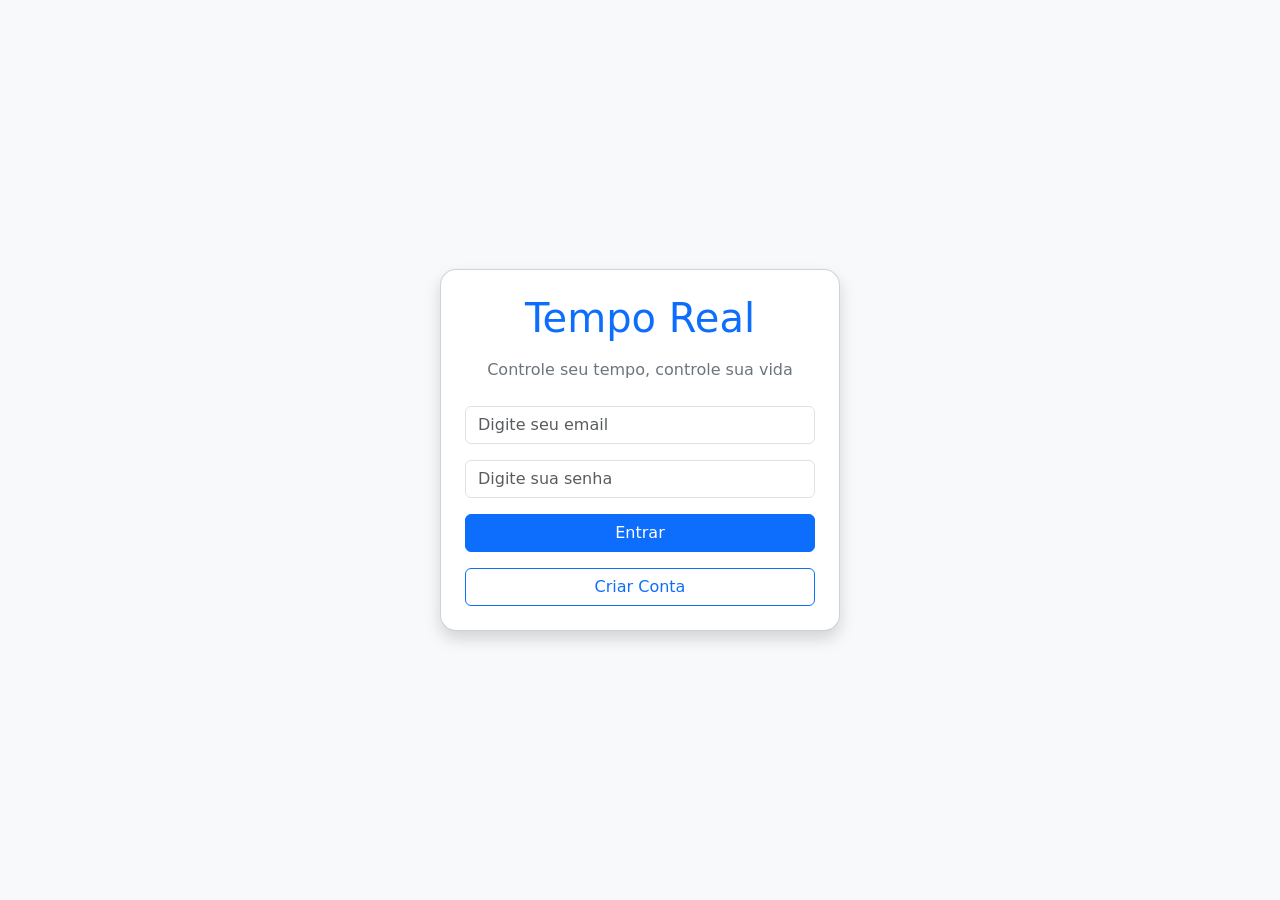
<file: codigo/perfil.html>
<!DOCTYPE html>
<html lang="pt-br">
<head>
  <meta charset="UTF-8">
  <title>Perfil - Tempo Real</title>
  <link href="https://cdn.jsdelivr.net/npm/bootstrap@5.3.7/dist/css/bootstrap.min.css" rel="stylesheet">
  <style>
    body { background: #f0f2f5; }
    .avatar {
      width: 90px; height: 90px; border-radius: 50%;
      background: #0d6efd; color: #fff;
      font-size: 2.2rem; display: flex;
      align-items: center; justify-content: center;
      margin: 0 auto 1rem;
    }
    .badge-tipo {
      font-size: .75rem; letter-spacing: .05em; text-transform: uppercase;
    }
    .section-title {
      font-size: .8rem; text-transform: uppercase;
      letter-spacing: .08em; color: #6c757d;
      margin-bottom: .75rem; margin-top: 1.5rem;
    }
    .admin-card { border-left: 4px solid #0d6efd; }
  </style>
</head>
<body>

  <!-- Navbar simples -->
  <nav class="navbar navbar-expand-lg navbar-dark bg-primary">
    <div class="container">
      <a class="navbar-brand fw-bold" href="home.html">Tempo Real</a>
      <div class="ms-auto d-flex gap-2">
        <a href="home.html" class="btn btn-outline-light btn-sm">← Início</a>
        <button class="btn btn-light btn-sm" onclick="logout()">Sair</button>
      </div>
    </div>
  </nav>

  <div class="container py-4" style="max-width: 700px;">

    <!-- Card de perfil -->
    <div class="card shadow-sm rounded-4 p-4 text-center mb-4">
      <div class="avatar" id="avatarLetra">?</div>
      <h4 class="mb-0" id="perfilNome">—</h4>
      <span class="badge bg-primary badge-tipo mt-1" id="perfilTipo">—</span>
      <p class="text-muted small mt-2 mb-0" id="perfilEmail">—</p>
    </div>

    <!-- dados pessoais -->
    <p class="section-title">Dados pessoais</p>
    <div class="card shadow-sm rounded-4 p-4 mb-4">
      <div class="row g-3">
        <div class="col-sm-6">
          <label class="form-label fw-semibold small">Nome</label>
          <input type="text" id="editNome" class="form-control">
        </div>
        <div class="col-sm-6">
          <label class="form-label fw-semibold small">Email</label>
          <input type="email" id="editEmail" class="form-control">
        </div>
        <div class="col-sm-6">
          <label class="form-label fw-semibold small">Telefone</label>
          <input type="text" id="editTelefone" class="form-control">
        </div>
        <div class="col-sm-6">
          <label class="form-label fw-semibold small">Cidade</label>
          <input type="text" id="editCidade" class="form-control">
        </div>
        <div class="col-12">
          <label class="form-label fw-semibold small">Escola / Universidade</label>
          <input type="text" id="editEscola" class="form-control">
        </div>
      </div>
      <button class="btn btn-primary mt-3 w-100" onclick="salvarPerfil()">Salvar alterações</button>
      <div id="msgPerfil" class="alert alert-success mt-3 d-none">Perfil atualizado!</div>
    </div>

    <!-- trocar senha -->
    <p class="section-title">Trocar senha</p>
    <div class="card shadow-sm rounded-4 p-4 mb-4">
      <div class="row g-3">
        <div class="col-sm-6">
          <label class="form-label fw-semibold small">Nova senha</label>
          <input type="password" id="novaSenha" class="form-control" placeholder="Nova senha">
        </div>
        <div class="col-sm-6">
          <label class="form-label fw-semibold small">Confirmar</label>
          <input type="password" id="confirmarNovaSenha" class="form-control" placeholder="Confirmar">
        </div>
      </div>
      <button class="btn btn-outline-primary mt-3 w-100" onclick="trocarSenha()">Alterar senha</button>
      <div id="msgSenha" class="alert mt-3 d-none"></div>
    </div>

    <!-- adm pra professor -->
    <div id="painelAdmin" class="d-none">
      <p class="section-title">Painel Administrativo</p>

      <!-- listagem de usuários -->
      <div class="card shadow-sm rounded-4 p-4 mb-4 admin-card">
        <div class="d-flex justify-content-between align-items-center mb-3">
          <h6 class="mb-0">Usuários cadastrados</h6>
          <input type="text" id="buscaUsuario" class="form-control form-control-sm w-50"
            placeholder="Buscar por nome ou email" oninput="filtrarUsuarios()">
        </div>
        <div class="table-responsive">
          <table class="table table-sm table-hover align-middle">
            <thead class="table-light">
              <tr>
                <th>Nome</th>
                <th>Email</th>
                <th>Tipo</th>
                <th></th>
              </tr>
            </thead>
            <tbody id="tabelaUsuarios"></tbody>
          </table>
        </div>
      </div>

      <!-- listagem de alunos monitoramento -->
      <div class="card shadow-sm rounded-4 p-4 mb-4 admin-card">
        <h6 class="mb-3">Alunos monitorados</h6>
        <div class="table-responsive">
          <table class="table table-sm table-hover align-middle">
            <thead class="table-light">
              <tr>
                <th>Nome</th><th>Nota</th><th>Frequência</th><th>Status</th><th></th>
              </tr>
            </thead>
            <tbody id="tabelaAlunosAdmin"></tbody>
          </table>
        </div>
      </div>
    </div>

  </div>

  <script src="js/script.js"></script>
  <script>
    const API = "http://localhost:3000";
    let todosUsuarios = [];
    const user = JSON.parse(sessionStorage.getItem("usuarioLogado"));

    // Preenche campos
    function preencherPerfil(u) {
      document.getElementById("avatarLetra").textContent = u.nome?.charAt(0).toUpperCase() || "?";
      document.getElementById("perfilNome").textContent = u.nome || "—";
      document.getElementById("perfilTipo").textContent = u.tipo || u.categoria || "—";
      document.getElementById("perfilEmail").textContent = u.email || "—";
      document.getElementById("editNome").value = u.nome || "";
      document.getElementById("editEmail").value = u.email || "";
      document.getElementById("editTelefone").value = u.telefone || "";
      document.getElementById("editCidade").value = u.cidade || "";
      document.getElementById("editEscola").value = u.escola || "";
    }

    async function salvarPerfil() {
      const atualizado = {
        ...user,
        nome: document.getElementById("editNome").value.trim(),
        email: document.getElementById("editEmail").value.trim(),
        telefone: document.getElementById("editTelefone").value.trim(),
        cidade: document.getElementById("editCidade").value.trim(),
        escola: document.getElementById("editEscola").value.trim(),
      };

      await fetch(`${API}/usuarios/${user.id}`, {
        method: "PUT",
        headers: { "Content-Type": "application/json" },
        body: JSON.stringify(atualizado)
      });

      sessionStorage.setItem("usuarioLogado", JSON.stringify(atualizado));
      preencherPerfil(atualizado);

      const msg = document.getElementById("msgPerfil");
      msg.classList.remove("d-none");
      setTimeout(() => msg.classList.add("d-none"), 3000);
    }

    async function trocarSenha() {
      const nova = document.getElementById("novaSenha").value;
      const conf = document.getElementById("confirmarNovaSenha").value;
      const msg = document.getElementById("msgSenha");

      if (!nova || nova !== conf) {
        msg.className = "alert alert-danger mt-3";
        msg.textContent = "As senhas não coincidem.";
        msg.classList.remove("d-none");
        return;
      }

      const atualizado = { ...user, senha: nova };
      await fetch(`${API}/usuarios/${user.id}`, {
        method: "PUT",
        headers: { "Content-Type": "application/json" },
        body: JSON.stringify(atualizado)
      });
      sessionStorage.setItem("usuarioLogado", JSON.stringify(atualizado));

      msg.className = "alert alert-success mt-3";
      msg.textContent = "Senha alterada com sucesso!";
      msg.classList.remove("d-none");
      document.getElementById("novaSenha").value = "";
      document.getElementById("confirmarNovaSenha").value = "";
      setTimeout(() => msg.classList.add("d-none"), 3000);
    }

    //  Admin 
    async function carregarAdmin() {
      // Usuários
      const r1 = await fetch(`${API}/usuarios`);
      todosUsuarios = await r1.json();
      renderizarUsuarios(todosUsuarios);

      // Alunos monitorados
      const r2 = await fetch(`${API}/alunos`);
      const alunos = await r2.json();
      renderizarAlunos(alunos);
    }

    function renderizarUsuarios(lista) {
      const tb = document.getElementById("tabelaUsuarios");
      tb.innerHTML = lista.map(u => `
        <tr>
          <td>${u.nome}</td>
          <td>${u.email}</td>
          <td><span class="badge bg-secondary">${u.tipo || u.categoria || "—"}</span></td>
          <td>
            <button class="btn btn-sm btn-outline-danger" onclick="deletarUsuario('${u.id}')">Remover</button>
          </td>
        </tr>
      `).join("");
    }

    function filtrarUsuarios() {
      const termo = document.getElementById("buscaUsuario").value.toLowerCase();
      const filtrados = todosUsuarios.filter(u =>
        u.nome.toLowerCase().includes(termo) || u.email.toLowerCase().includes(termo)
      );
      renderizarUsuarios(filtrados);
    }

    async function deletarUsuario(id) {
      if (id === user.id) { alert("Você não pode remover sua própria conta."); return; }
      if (!confirm("Remover este usuário?")) return;
      await fetch(`${API}/usuarios/${id}`, { method: "DELETE" });
      carregarAdmin();
    }

    function renderizarAlunos(alunos) {
      const tb = document.getElementById("tabelaAlunosAdmin");
      tb.innerHTML = alunos.map(a => `
        <tr>
          <td>${a.nome}</td>
          <td>${a.nota}</td>
          <td>${a.frequencia}%</td>
          <td><span class="badge bg-${a.status === 'Atenção' ? 'danger' : a.status === 'Excelente' ? 'success' : 'warning'}">${a.status}</span></td>
          <td>
            <button class="btn btn-sm btn-outline-danger" onclick="deletarAluno('${a.id}')">Remover</button>
          </td>
        </tr>
      `).join("");
    }

    async function deletarAluno(id) {
      if (!confirm("Remover este aluno?")) return;
      await fetch(`${API}/alunos/${id}`, { method: "DELETE" });
      carregarAdmin();
    }

    //  Init 
    preencherPerfil(user);

    const tipo = (user.tipo || user.categoria || "").toLowerCase();
    if (tipo === "professor") {
      document.getElementById("painelAdmin").classList.remove("d-none");
      carregarAdmin();
    }
  </script>

</body>
</html>
</file>
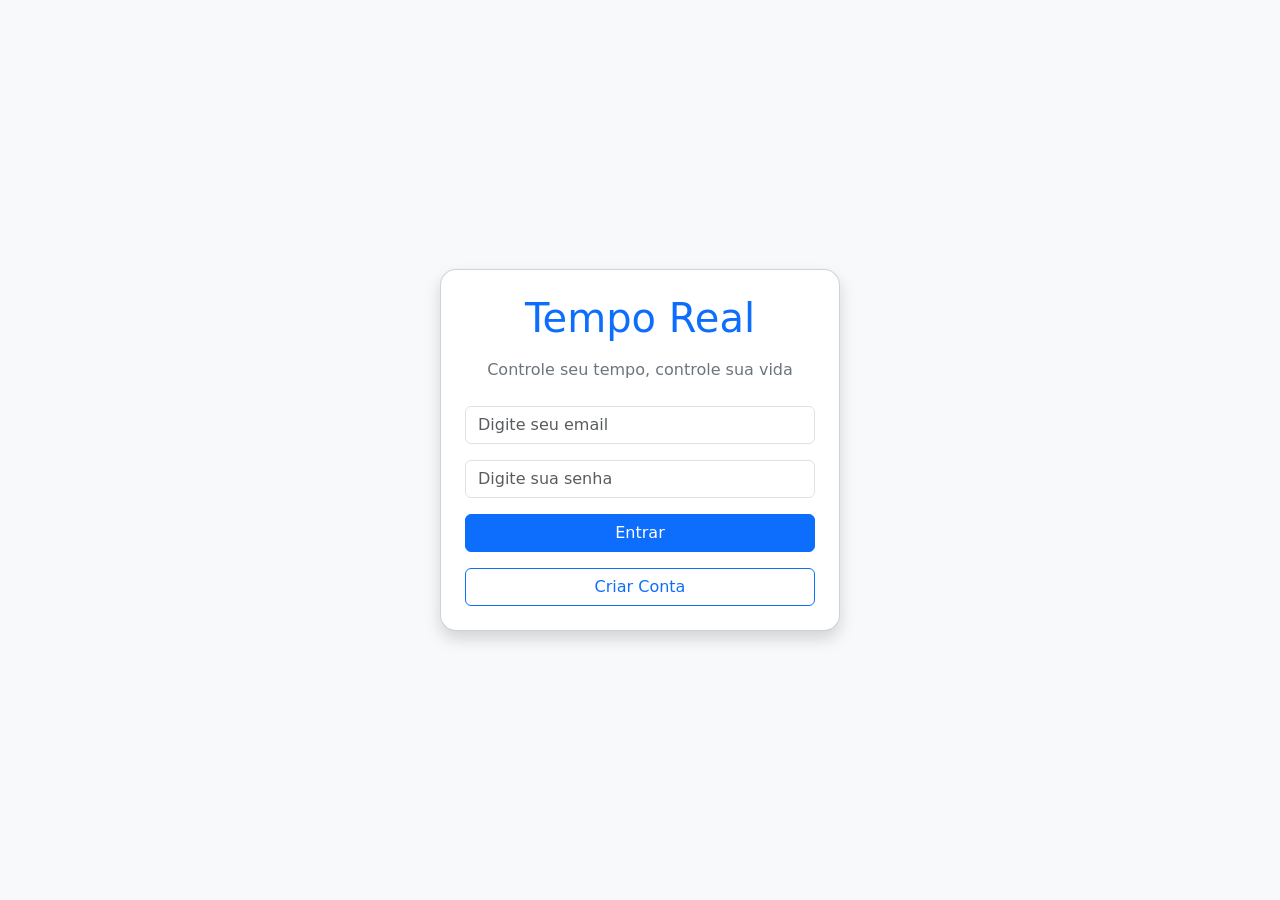
<file: codigo/professor.html>
<!DOCTYPE html>
<html lang="pt-BR">

<head>

<meta charset="UTF-8">
<meta name="viewport" content="width=device-width, initial-scale=1.0">

<title>Painel do Professor</title>

<link rel="stylesheet" href="css/professor.css">


<link
href="https://cdn.jsdelivr.net/npm/bootstrap@5.3.3/dist/css/bootstrap.min.css"
rel="stylesheet">


<link
rel="stylesheet"
href="https://cdn.jsdelivr.net/npm/bootstrap-icons@1.11.3/font/bootstrap-icons.min.css">

</head>


<body>


<aside class="sidebar">


<div class="logo">

  <i class="bi bi-phone"></i>

  <span>
    Tempo<br>
    Real
  </span>

</div>



<nav>

<ul>


<li class="active">

<a href="professor.html">

<i class="bi bi-house-fill"></i>

Início

</a>

</li>




<li>

<a href="monitoramento-professor.html">

<i class="bi bi-bar-chart-line"></i>

Monitoramento

</a>

</li>




<li>

<a href="relatorio.html">

<i class="bi bi-megaphone"></i>

Recados

</a>

</li>


</ul>

</nav>





<div class="bottom-menu">

<a href="#" onclick="logout()">

<i class="bi bi-box-arrow-right"></i>

Sair

</a>

</div>



</aside>





<main class="content">



<header>


<h1 id="saudacao">
Olá, Professor 👋
</h1>


<p>
Bem-vindo ao painel de acompanhamento escolar.
</p>


</header>







<section class="cards">



<div class="card-dashboard">

<h5>
👥 Total de alunos
</h5>

<h2 id="totalAlunos">
0
</h2>

</div>





<div class="card-dashboard">

<h5>
📊 Média da turma
</h5>

<h2 id="mediaTurma">
0
</h2>

</div>






<div class="card-dashboard">

<h5>
📅 Frequência média
</h5>

<h2 id="frequenciaMedia">
0%
</h2>

</div>







<div class="card-dashboard">

<h5>
⚠ Alunos em atenção
</h5>

<h2 id="alunosAtencao">
0
</h2>

</div>



</section>







<section class="grafico-card">


<h4>
Resumo da turma
</h4>



<div class="resumo">


<p>

📚 Atividades cadastradas:

<strong id="totalTarefas">
0
</strong>


</p>




<p>

🚨 Alertas ativos:

<strong id="totalAlertas">
0
</strong>


</p>



</div>



</section>








<section class="bottom-grid">


<div class="box">


<h4>
Últimos alertas
</h4>


<ul id="listaAlertas">

</ul>


</div>






<div class="box">


<h4>
Ações rápidas
</h4>



<ul>

<li>
📊 Ver desempenho dos alunos
</li>


<li>
📝 Lançar notas e frequência
</li>


<li>
📢 Enviar recados para turma
</li>


</ul>



</div>



</section>







</main>





<script src="js/professor.js"></script>


</body>

</html>
</file>
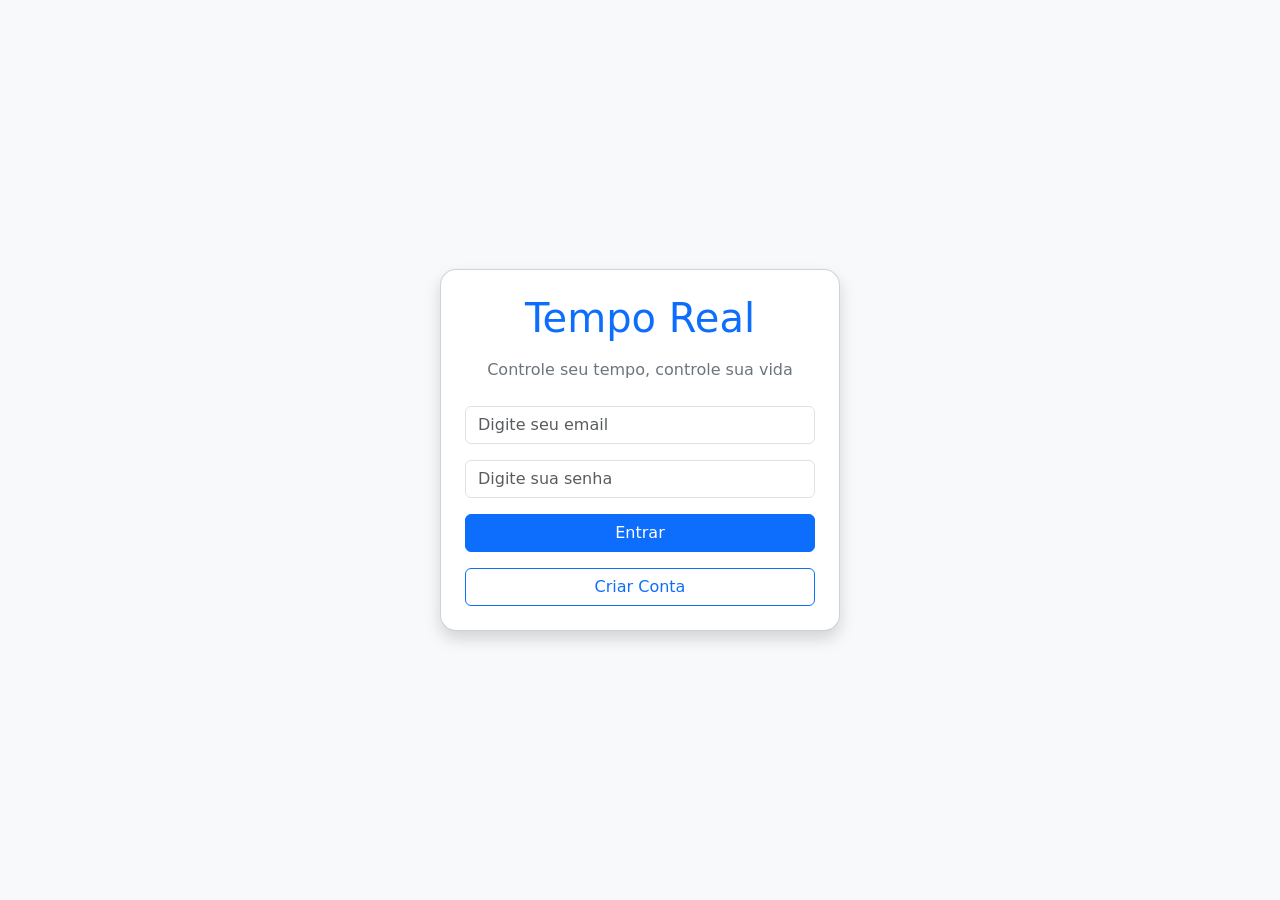
<file: codigo/relatorio.html>
<!DOCTYPE html>
<html lang="pt-BR">

<head>

<meta charset="UTF-8">
<meta name="viewport" content="width=device-width, initial-scale=1.0">


<title>Recados</title>


<link rel="stylesheet" href="css/professor.css">


<link
href="https://cdn.jsdelivr.net/npm/bootstrap@5.3.3/dist/css/bootstrap.min.css"
rel="stylesheet">



<link
rel="stylesheet"
href="https://cdn.jsdelivr.net/npm/bootstrap-icons@1.11.3/font/bootstrap-icons.min.css">


</head>



<body>



<aside class="sidebar">



<div class="logo">

  <i class="bi bi-phone"></i>

  <span>
    Tempo<br>
    Real
  </span>

</div>






<nav>


<ul>



<li>

<a href="professor.html">

<i class="bi bi-house-fill"></i>

Início

</a>

</li>





<li>

<a href="monitoramento-professor.html">

<i class="bi bi-bar-chart-line"></i>

Monitoramento

</a>

</li>





<li class="active">

<a href="relatorio.html">

<i class="bi bi-megaphone"></i>

Recados

</a>

</li>



</ul>


</nav>







<div class="bottom-menu">


<a href="#" onclick="logout()">


<i class="bi bi-box-arrow-right"></i>


Sair


</a>


</div>





</aside>








<main class="content">






<header>


<h1>
Recados da Turma 📢
</h1>



<p>
Envie comunicados para alunos e responsáveis.
</p>



</header>









<section class="grafico-card">



<h4>
Novo Recado
</h4>





<textarea

id="mensagem"

class="form-control mt-3"

rows="5"

placeholder="Digite o recado para a turma..."

></textarea>






<button

class="btn btn-primary mt-3"

onclick="adicionarRecado()"

>

📢 Publicar Recado

</button>





</section>









<section class="grafico-card mt-4">



<h4>
Recados publicados
</h4>






<div id="listaRecados">


</div>





</section>







</main>







<script src="js/relatorio.js"></script>


</body>


</html>
</file>
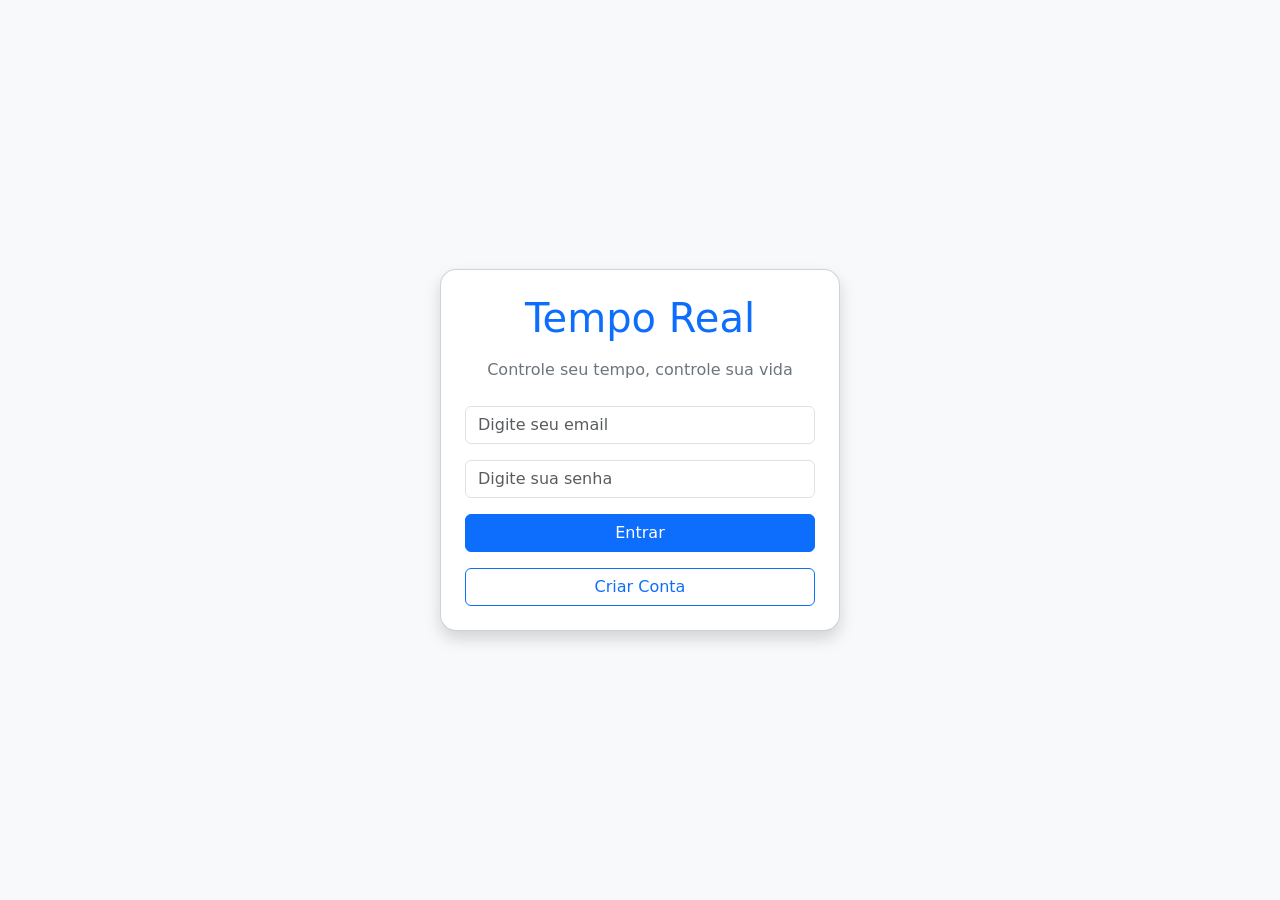
<file: codigo/tarefas.html>
<!DOCTYPE html>
<html lang="pt-BR">
<head>
  <meta charset="UTF-8">
  <meta name="viewport" content="width=device-width, initial-scale=1.0">
  <title>Tarefas - Tempo Real</title>
  <link href="https://cdn.jsdelivr.net/npm/bootstrap@5.3.7/dist/css/bootstrap.min.css" rel="stylesheet">
  <link rel="stylesheet" href="https://cdn.jsdelivr.net/npm/bootstrap-icons@1.11.3/font/bootstrap-icons.min.css">
  <link rel="stylesheet" href="css/tarefas.css">
  <style>
    /* reseta o max-width/margin antigo do css/tarefas.css, que era feito
       para uma página sem sidebar e estava espremendo o layout inteiro */
    body {
      max-width: none;
      margin: 0;
      padding: 0;
      background: #f0f2f5;
    }
    .sidebar { width: 250px; min-height: 100vh; flex-shrink: 0; background: #fff; border-right: 1px solid #dee2e6; }
    .flex-grow-1.p-4 { max-width: 900px; }
  </style>
</head>
<body>

<div class="d-flex">

  <div class="sidebar shadow-sm p-4">
    <h2 class="text-primary mb-5"><i class="bi bi-phone"></i> Tempo Real</h2>
    <ul class="nav flex-column">
      <li class="nav-item mb-3">
        <a href="home.html" class="nav-link text-dark">
          <i class="bi bi-house"></i> Início
        </a>
      </li>
      <li class="nav-item mb-3">
        <a href="monitoramento.html" class="nav-link text-dark">
          <i class="bi bi-bar-chart"></i> Monitoramento
        </a>
      </li>
      <li class="nav-item mb-3">
        <a href="tarefas.html" class="nav-link active bg-primary text-white rounded">
          <i class="bi bi-check-square"></i> Tarefas
        </a>
      </li>
      <li class="nav-item mb-3">
        <a href="cronometro.html" class="nav-link text-dark">
          <i class="bi bi-stopwatch"></i> Cronômetro
        </a>
      </li>
      <li class="nav-item mb-3">
        <a href="alertas.html" class="nav-link text-dark">
          <i class="bi bi-bell"></i> Alertas
        </a>
      </li>
      <li class="nav-item mb-3">
        <a href="perfil.html" class="nav-link text-dark">
          <i class="bi bi-person-circle"></i> Perfil
        </a>
      </li>
    </ul>
    <div class="mt-4">
      <hr>
      <button class="btn btn-outline-danger w-100" onclick="logout()">
        <i class="bi bi-box-arrow-right"></i> Sair
      </button>
    </div>
  </div>

  <div class="flex-grow-1 p-4">

    <h1>Agenda de Tarefas</h1>

    <form id="form-tarefa">
      <h3 id="titulo-form">Adicionar Tarefa</h3>
      <input type="text" id="titulo" placeholder="Título" required />
      <input type="text" id="descricao" placeholder="Descrição" />
      <select id="tipo">
        <option value="tarefa">Tarefa</option>
        <option value="prova">Prova</option>
      </select>
      <input type="date" id="data" />
      <input type="text" id="duracao" placeholder="Duração (ex: 2h 30min)" />
      <button type="submit">Salvar</button>
    </form>

    <div class="cabecalho-mes">
      <button id="btn-anterior">&lt;</button>
      <h2 id="mes-ano"></h2>
      <button id="btn-proximo">&gt;</button>
    </div>

    <div class="grade">
      <div class="nome-dia">Dom</div>
      <div class="nome-dia">Seg</div>
      <div class="nome-dia">Ter</div>
      <div class="nome-dia">Qua</div>
      <div class="nome-dia">Qui</div>
      <div class="nome-dia">Sex</div>
      <div class="nome-dia">Sáb</div>
    </div>
    <div class="grade" id="grade-dias"></div>

    <div class="legenda">
      <span><span class="ponto prova"></span> prova</span>
      <span><span class="ponto tarefa"></span> tarefa</span>
    </div>

    <div id="painel-dia">
      <h3 id="painel-titulo">Clique em um dia para ver as tarefas</h3>
      <ul id="lista-dia"></ul>
    </div>

  </div>
</div>

<script src="js/script.js"></script>
<script src="js/script-tarefas.js"></script>

</body>
</html>
</file>
<file: style.css>
:root{
    --papel: #FAF6EC;
    --papel-card: #FFFFFF;
    --tinta: #1E2A4A;
    --tinta-suave: #4B5670;
    --regua: #E4DCC8;
    --ambar: #D98E3A;
    --ambar-escuro: #B8722A;
    --salvia: #6F8F76;
    --terracota: #C1543C;
    --raio: 14px;
    --sombra: 0 6px 20px rgba(30,42,74,.08);
}

body.dark{
    --papel: #161B2E;
    --papel-card: #1F2740;
    --tinta: #F3EFE3;
    --tinta-suave: #B9C0D4;
    --regua: #303B5C;
    --sombra: 0 6px 24px rgba(0,0,0,.35);
}

*{
    margin:0;
    padding:0;
    box-sizing:border-box;
}

body{
    font-family:'Inter',sans-serif;
    background:
        radial-gradient(circle, rgba(30,42,74,.06) 1px, transparent 1px) 0 0/22px 22px,
        var(--papel);
    color:var(--tinta);
    transition:background-color .3s, color .3s;
    min-height:100vh;
}

body.dark{
    background:
        radial-gradient(circle, rgba(243,239,227,.05) 1px, transparent 1px) 0 0/22px 22px,
        var(--papel);
}

h1,h2,h3{
    font-family:'Fraunces',serif;
    letter-spacing:-.01em;
}


.header{
    background:var(--tinta);
    padding:18px 40px;
    display:flex;
    justify-content:space-between;
    align-items:center;
    box-shadow:0 2px 14px rgba(0,0,0,.15);
}

.logo{
    display:flex;
    align-items:center;
    gap:12px;
}

.logo-selo{
    width:38px;
    height:38px;
    border-radius:50%;
    border:2px dashed var(--ambar);
    display:flex;
    align-items:center;
    justify-content:center;
    color:var(--ambar);
    font-size:15px;
}

.logo-texto{
    font-family:'Fraunces',serif;
    font-weight:600;
    font-size:21px;
    color:var(--papel);
    letter-spacing:.01em;
}

.header-right{
    display:flex;
    align-items:center;
    gap:16px;
}

.avatar{
    width:42px;
    height:42px;
    border-radius:50%;
    object-fit:cover;
    border:2px solid var(--ambar);
}

.usuario-header strong{
    color:var(--papel);
    font-weight:600;
    font-size:14px;
}

.btn-icon{
    border:none;
    background:rgba(255,255,255,.08);
    color:var(--papel);
    width:38px;
    height:38px;
    border-radius:50%;
    font-size:15px;
    cursor:pointer;
    transition:background .2s;
}

.btn-icon:hover{
    background:rgba(255,255,255,.18);
}


.container{
    max-width:1140px;
    margin:auto;
    padding:36px 30px 60px;
}

.titulo{
    margin-bottom:26px;
    border-bottom:1px dashed var(--regua);
    padding-bottom:18px;
}

.titulo h1{
    font-size:30px;
    font-weight:600;
    margin-bottom:6px;
    color:var(--tinta);
}

.titulo p{
    color:var(--tinta-suave);
    font-size:14.5px;
}

.perfil-card{
    background:var(--papel-card);
    border-radius:var(--raio);
    padding:28px;
    display:flex;
    justify-content:space-between;
    align-items:center;
    margin-bottom:22px;
    box-shadow:var(--sombra);
    border:1px solid var(--regua);
}

.perfil-info{
    display:flex;
    align-items:center;
    gap:26px;
}

.foto-container{
    position:relative;
}

.foto-container img{
    width:120px;
    height:120px;
    border-radius:50%;
    object-fit:cover;
    border:3px solid var(--papel);
    outline:2px solid var(--ambar);
}

.camera-btn{
    position:absolute;
    bottom:2px;
    right:2px;
    width:36px;
    height:36px;
    border-radius:50%;
    background:var(--ambar);
    color:#fff;
    display:flex;
    justify-content:center;
    align-items:center;
    cursor:pointer;
    box-shadow:0 2px 8px rgba(0,0,0,.25);
    font-size:13px;
    border:2px solid var(--papel-card);
}

#fotoInput{
    display:none;
}

.perfil-info h2{
    font-size:22px;
    font-weight:600;
    margin-bottom:2px;
}

.perfil-info p{
    color:var(--tinta-suave);
    font-size:14px;
    margin-top:2px;
}

.perfil-info #membroDesde,
.perfil-info span#membroDesde{
    font-family:'JetBrains Mono',monospace;
    font-size:13px;
}

.selo-aluno{
    display:flex;
    flex-direction:column;
    align-items:center;
    justify-content:center;
    gap:4px;
    width:84px;
    height:84px;
    border-radius:50%;
    border:2px dashed var(--ambar-escuro);
    color:var(--ambar-escuro);
    font-family:'Fraunces',serif;
    font-weight:600;
    font-size:12.5px;
    text-transform:uppercase;
    letter-spacing:.06em;
    transform:rotate(-6deg);
    flex-shrink:0;
}

.selo-aluno i{
    font-size:20px;
}


.grid{
    display:grid;
    grid-template-columns:1fr;
    gap:22px;
    margin-bottom:22px;
}

.card{
    background:var(--papel-card);
    border-radius:var(--raio);
    padding:26px;
    margin-bottom:22px;
    box-shadow:var(--sombra);
    border:1px solid var(--regua);
}

.card h3{
    margin-bottom:20px;
    font-size:18px;
    font-weight:600;
    padding-bottom:12px;
    border-bottom:1px dashed var(--regua);
}

label{
    display:block;
    margin-top:16px;
    margin-bottom:6px;
    font-size:13px;
    font-weight:500;
    color:var(--tinta-suave);
    text-transform:uppercase;
    letter-spacing:.04em;
}

input,
select{
    width:100%;
    padding:12px 14px;
    border:1px solid var(--regua);
    border-radius:9px;
    background:var(--papel-card);
    color:var(--tinta);
    font-family:'Inter',sans-serif;
    font-size:14.5px;
    transition:border-color .2s;
}

input:focus,
select:focus{
    outline:none;
    border-color:var(--ambar);
}

body.dark input,
body.dark select{
    background:#161B2E;
}

.btn-principal{
    width:100%;
    margin-top:22px;
    border:none;
    padding:14px;
    background:var(--tinta);
    color:var(--papel);
    border-radius:9px;
    cursor:pointer;
    font-size:14.5px;
    font-weight:600;
    font-family:'Inter',sans-serif;
    transition:background .2s, transform .1s;
}

.btn-principal:hover{
    background:var(--ambar-escuro);
}

.btn-principal:active{
    transform:scale(.98);
}

.btn-secundario{
    border:1px solid var(--regua);
    padding:11px 20px;
    background:transparent;
    color:var(--tinta);
    border-radius:9px;
    cursor:pointer;
    font-weight:500;
}

.opcoes{
    display:flex;
    gap:10px;
    margin-top:8px;
}

.opcoes button{
    flex:1;
    padding:11px;
    border:1px solid var(--regua);
    border-radius:9px;
    cursor:pointer;
    background:transparent;
    color:var(--tinta);
    display:flex;
    align-items:center;
    justify-content:center;
    gap:8px;
    font-size:14px;
    font-family:'Inter',sans-serif;
    transition:border-color .2s, color .2s;
}

.ativo{
    border:1.5px solid var(--ambar) !important;
    color:var(--ambar-escuro) !important;
    background:rgba(217,142,58,.08) !important;
}

.switch-area{
    display:flex;
    justify-content:space-between;
    align-items:center;
    margin-top:22px;
}

.switch-area span{
    font-size:14.5px;
}

.switch{
    position:relative;
    display:inline-block;
    width:44px;
    height:25px;
    flex-shrink:0;
}

.switch input{
    opacity:0;
    width:0;
    height:0;
}

.slider{
    position:absolute;
    cursor:pointer;
    inset:0;
    background-color:var(--regua);
    transition:.25s;
    border-radius:26px;
}

.slider::before{
    position:absolute;
    content:"";
    height:19px;
    width:19px;
    left:3px;
    bottom:3px;
    background-color:#fff;
    transition:.25s;
    border-radius:50%;
}

.switch input:checked + .slider{
    background-color:var(--ambar);
}

.switch input:checked + .slider::before{
    transform:translateX(19px);
}


.item-menu{
    display:flex;
    justify-content:space-between;
    align-items:center;
    padding:14px 6px;
    border-radius:9px;
    cursor:pointer;
    transition:.2s;
}

.item-menu span{
    display:flex;
    align-items:center;
    gap:10px;
    font-size:14.5px;
}

.item-menu:hover{
    background:rgba(217,142,58,.08);
    padding-left:14px;
}

.danger{
    color:var(--terracota);
}


.pagina-simples{
    max-width:560px;
    margin:60px auto;
    padding:0 20px;
}

.voltar{
    margin-bottom:22px;
    display:inline-flex;
    align-items:center;
    gap:8px;
    text-decoration:none;
    color:var(--tinta-suave);
    font-size:14px;
    font-weight:500;
}

.voltar:hover{
    color:var(--ambar-escuro);
}

.aviso{
    background:rgba(217,142,58,.12);
    border:1px dashed var(--ambar);
    color:var(--ambar-escuro);
    padding:16px;
    border-radius:10px;
    margin-bottom:22px;
}

.aviso strong{
    display:flex;
    align-items:center;
    gap:8px;
    margin-bottom:8px;
    font-family:'Fraunces',serif;
}

.aviso p{
    margin-top:5px;
    font-size:13.5px;
    color:var(--tinta);
}

.btn-danger{
    background:var(--terracota);
    color:#fff;
    border:none;
    width:100%;
    padding:14px;
    border-radius:9px;
    cursor:pointer;
    margin-top:22px;
    font-size:14.5px;
    font-weight:600;
}

.btn-danger:hover{
    background:#a3422d;
}

.campo-senha{
    position:relative;
}

.campo-senha input{
    padding-right:46px;
}

.olho{
    position:absolute;
    right:10px;
    top:50%;
    transform:translateY(-50%);
    border:none;
    background:none;
    cursor:pointer;
    color:var(--tinta-suave);
    font-size:15px;
}

.dica{
    font-size:12.5px;
    color:var(--tinta-suave);
    margin-top:12px;
    line-height:1.5;
}

.toast{
    position:fixed;
    bottom:-80px;
    left:50%;
    transform:translateX(-50%);
    background:var(--tinta);
    color:var(--papel);
    padding:14px 26px;
    border-radius:9px;
    box-shadow:0 6px 18px rgba(0,0,0,.25);
    transition:bottom .35s ease;
    z-index:1000;
    font-size:14px;
    font-weight:500;
}

.toast.mostrar{
    bottom:30px;
}

.toast.erro{
    background:var(--terracota);
}


@media(max-width:768px){

    .header{
        padding:16px 20px;
    }

    .logo-texto{
        font-size:18px;
    }

    .grid{
        grid-template-columns:1fr;
    }

    .perfil-card{
        flex-direction:column;
        gap:20px;
        text-align:center;
    }

    .perfil-info{
        flex-direction:column;
    }
}
</file>
<file: codigo/css/cronometro.css>
.container-timer {
    background-color: #ffffff;
    color: #0062ff;
    padding: 40px;
    border-radius: 20px;
    text-align: center;
    width: 400px;
    box-shadow: 0 0 20px rgba(0, 0, 0, 0.08);
}

#cronometro {
    font-size: 72px;
    font-weight: bold;
    margin: 20px 0 30px;
    
}

#status {
    color: #070707;
    margin-bottom: 10px;
}

.historico h2 {
    margin-bottom: 15px;
}

.historico li {
    background: #ffffff;
    border-radius: 8px;
    padding: 10px 14px;
    margin-bottom: 8px;
    display: flex;
    justify-content: space-between;
    align-items: center;
    font-size: 0.9rem;
    color: #ccc;
}
.container-background{
    background-color: #ffffff;
}
</file>
<file: codigo/css/professor.css>
*{
    margin:0;
    padding:0;
    box-sizing:border-box;
}


body{

    display:flex;

    min-height:100vh;

    background:#f5f7fa;

    font-family:Arial, sans-serif;

}




.sidebar{

    width:280px;

    height:100vh;

    background:white;

    border-right:1px solid #ddd;

    padding:25px;

    display:flex;

    flex-direction:column;

    justify-content:space-between;

    box-shadow:2px 0 15px rgba(0,0,0,.05);

}



.logo{
    display:flex;
    align-items:flex-start;
    gap:10px;
    margin-bottom:30px;
}


.logo i{

    font-size:32px;
    color:#2563eb;

}


.logo span{

    font-size:24px;
    line-height:1.1;
    font-weight:700;
    color:#2563eb;

}



.sidebar ul{

    list-style:none;

    padding:0;

    margin-top:40px;

}



.sidebar li{

    padding:18px 20px;

    margin-bottom:15px;

    border-radius:12px;

    font-size:18px;

    font-weight:500;

    transition:.3s;

}



.sidebar li:hover{

    background:#dff4f6;

}



.sidebar li.active{

    background:#dff4f6;

    color:#4ea8b7;

    font-weight:700;

}



.sidebar a{

    text-decoration:none;

    color:inherit;

    display:flex;

    align-items:center;

    gap:12px;

}



.sidebar a:hover{

    color:inherit;

}




.bottom-menu a{

    text-decoration:none;

    color:#333;

    font-size:18px;

    display:flex;

    align-items:center;

    gap:10px;

}



.bottom-menu a:hover{

    color:#2563eb;

}





.content{

    flex:1;

    padding:30px;

}



header h1{

    font-weight:700;

}



header p{

    color:#666;

}



.cards{

    display:grid;

    grid-template-columns:repeat(4,1fr);

    gap:20px;

    margin-top:25px;

}



.card-dashboard{

    background:white;

    padding:20px;

    border-radius:15px;

    min-height:120px;

    box-shadow:0 2px 10px rgba(0,0,0,.08);

}



.card-dashboard h5{

    color:#555;

}



.card-dashboard h2{

    margin-top:15px;

    font-size:32px;

}





.grafico-card{

    margin-top:25px;

    background:white;

    padding:20px;

    border-radius:15px;

    box-shadow:0 2px 10px rgba(0,0,0,.08);

}



.resumo{

    margin-top:20px;

    font-size:18px;

}



.resumo strong{

    color:#2563eb;

}





.bottom-grid{

    display:grid;

    grid-template-columns:1fr 1fr;

    gap:20px;

    margin-top:25px;

}



.box{

    background:white;

    padding:20px;

    border-radius:15px;

    box-shadow:0 2px 10px rgba(0,0,0,.08);

}



.box ul{

    margin-top:15px;

    padding-left:20px;

}



.box li{

    margin-bottom:10px;

}



.barra{

    margin-top:20px;

}



.barra span{

    display:block;

    margin-bottom:5px;

}



.nivel{

    height:20px;

    background:#4ea8b7;

    border-radius:20px;

}



@media(max-width:900px){


body{

    flex-direction:column;

}



.sidebar{

    width:100%;

    height:auto;

}



.cards{

    grid-template-columns:1fr;

}



.bottom-grid{

    grid-template-columns:1fr;

}



.content{

    padding:15px;

}


}
</file>
<file: codigo/css/monitoramento.css>
.topo{
    text-align: center;
    margin-bottom: 30px;
}

.topo h1{
    font-size: 40px;
    font-weight: bold;
    color: #0d6efd;
}

.menu-monitoramento{
    background: white;
    padding: 8px;
    border-radius: 15px;
    display: flex;
    gap: 10px;
    justify-content: space-between;
    box-shadow: 0 2px 10px rgba(0,0,0,0.05);
}

.menu-monitoramento button{
    width: 100%;
    border: none;
    padding: 12px;
    border-radius: 12px;
    background: transparent;
    font-weight: bold;
    transition: 0.3s;
}

.menu-monitoramento .ativo{
    background: #0d6efd;
    color: white;
}

.titulo-resumo{
    font-weight: bold;
    margin-bottom: 20px;
}

.card-monitoramento{
    background: white;
    border-radius: 20px;
    padding: 25px;
    box-shadow: 0 2px 12px rgba(0,0,0,0.05);
    height: 100%;
}

.card-topo{
    display: flex;
    justify-content: space-between;
    align-items: center;
    gap: 20px;
}

.card-topo h1{
    font-size: 48px;
    font-weight: bold;
}

.circulo{
    width: 120px;
    height: 120px;
    border-radius: 50%;
    border: 10px solid #0d6efd;
    border-left-color: #e5e5e5;
    display: flex;
    align-items: center;
    justify-content: center;
    font-size: 28px;
    font-weight: bold;
    color: #0d6efd;
}

.barra{
    width: 100%;
    height: 12px;
    background: #e5e5e5;
    border-radius: 20px;
    margin: 20px 0;
}

.progresso{
    width: 0%;
    height: 100%;
    background: #0d6efd;
    border-radius: 20px;
    transition: 0.5s;
}

.grafico{
    margin-top: 30px;
    height: 140px;
    position: relative;
}

.linha{
    position: absolute;
    width: 100%;
    height: 3px;
    background: #0d6efd;
    top: 50%;
}

.pontos{
    position: absolute;
      width: 100%;
    display: flex;
    justify-content: space-between;
    top: 40%;
    bottom: 0;
    align-items: flex-end;
}


.pontos span{
    width: 14px;
    height: 14px;
    background: #0d6efd;
    border-radius: 50%;
}

.dias{
    display: flex;
    justify-content: space-between;
    margin-top: 20px;
    font-weight: bold;
}

.sequencia-dias{
    display: flex;
    justify-content: space-between;
    margin-top: 20px;
    flex-wrap: wrap;
    gap: 10px;
}

.dia-check{
    width: 50px;
    height: 50px;
    border-radius: 50%;
    border: 2px solid #ccc;
    display: flex;
    align-items: center;
    justify-content: center;
    font-weight: bold;
}

.dia-check.ativo{
    background: #198754;
    color: white;
    border: none;
}

.total-box{
    background: white;
    padding: 20px;
    border-radius: 15px;
    text-align: center;
}

.total-box span{
    font-size: 40px;
    font-weight: bold;
    color: #198754;
}

.atividade{
    background: white;
    border-radius: 15px;
    padding: 20px;
    height: 100%;
}

.atividade h5{
    font-weight: bold;
}

@media(max-width:768px){
    .topo h1{ font-size: 28px; }
    .dia-check{ width: 40px; height: 40px; font-size: 12px; }
    .circulo{ width: 90px; height: 90px; font-size: 22px; }
    .card-topo h1{ font-size: 38px; }
    .dia-check{ width: 40px; height: 40px; font-size: 12px; }
}
</file>
<file: codigo/css/tarefas.css>
body {
  font-family: sans-serif;
  max-width: 700px;
  margin: 40px auto;
  padding: 0 20px;
  background-color: #f0f6ff;
  color: #1a1a2e;
}

h1 { color: #1565c0; }
h2 { color: #1565c0; font-size: 1rem; margin: 0; }

.cabecalho-mes {
  display: flex;
  align-items: center;
  gap: 12px;
  margin-bottom: 10px;
}

.cabecalho-mes button {
  background: none;
  border: 1px solid #90caf9;
  border-radius: 4px;
  padding: 4px 10px;
  cursor: pointer;
  color: #1565c0;
}

.grade {
  display: grid;
  grid-template-columns: repeat(7, 1fr);
  gap: 4px;
  margin-bottom: 10px;
}

.nome-dia {
  text-align: center;
  font-size: 0.75rem;
  color: #888;
  padding: 4px 0;
}

.celula {
  min-height: 48px;
  background-color: #fff;
  border: 1px solid #bbdefb;
  border-radius: 6px;
  padding: 4px;
  cursor: pointer;
  font-size: 0.85rem;
}

.celula:hover { background-color: #e3f2fd; }
.celula.selecionado { background-color: #1565c0; color: white; }
.celula.vazia { background: none; border: none; cursor: default; }

.pontos { display: flex; flex-wrap: wrap; gap: 2px; margin-top: 3px; }

.ponto {
  width: 6px;
  height: 6px;
  border-radius: 50%;
  display: inline-block;
}

.ponto.prova { background-color: #e53935; }
.ponto.tarefa { background-color: #1976d2; }

.legenda {
  font-size: 0.78rem;
  color: #555;
  display: flex;
  gap: 14px;
  margin-bottom: 20px;
}

.legenda span { display: flex; align-items: center; gap: 4px; }

#painel-dia {
  background: #fff;
  border: 1px solid #bbdefb;
  border-radius: 8px;
  padding: 16px;
  margin-bottom: 20px;
}

#painel-dia h3 { margin: 0 0 10px 0; color: #1565c0; font-size: 0.95rem; }

#lista-dia { list-style: none; padding: 0; margin: 0; }

#lista-dia li {
  padding: 8px 10px;
  border-bottom: 1px solid #e3f2fd;
  font-size: 0.88rem;
  display: flex;
  justify-content: space-between;
  align-items: center;
  gap: 10px;
}

#lista-dia li:last-child { border-bottom: none; }

.botoes-item { display: flex; gap: 6px; flex-shrink: 0; }

.botoes-item button {
  font-size: 0.78rem;
  padding: 3px 8px;
  border-radius: 4px;
  border: none;
  cursor: pointer;
}

.btn-editar { background-color: #1976d2; color: white; }
.btn-apagar { background-color: #e53935; color: white; }

form {
  display: flex;
  flex-direction: column;
  gap: 8px;
  background-color: #fff;
  padding: 16px;
  border: 1px solid #bbdefb;
  border-radius: 8px;
  margin-bottom: 20px;
}

form h3 { margin: 0 0 4px 0; color: #1565c0; font-size: 0.95rem; }

input, select, button {
  padding: 8px;
  font-size: 0.9rem;
  border: 1px solid #90caf9;
  border-radius: 4px;
}

button[type="submit"] {
  background-color: #1976d2;
  color: white;
  border: none;
  cursor: pointer;
}

button[type="submit"]:hover { background-color: #1565c0; }
</file>
